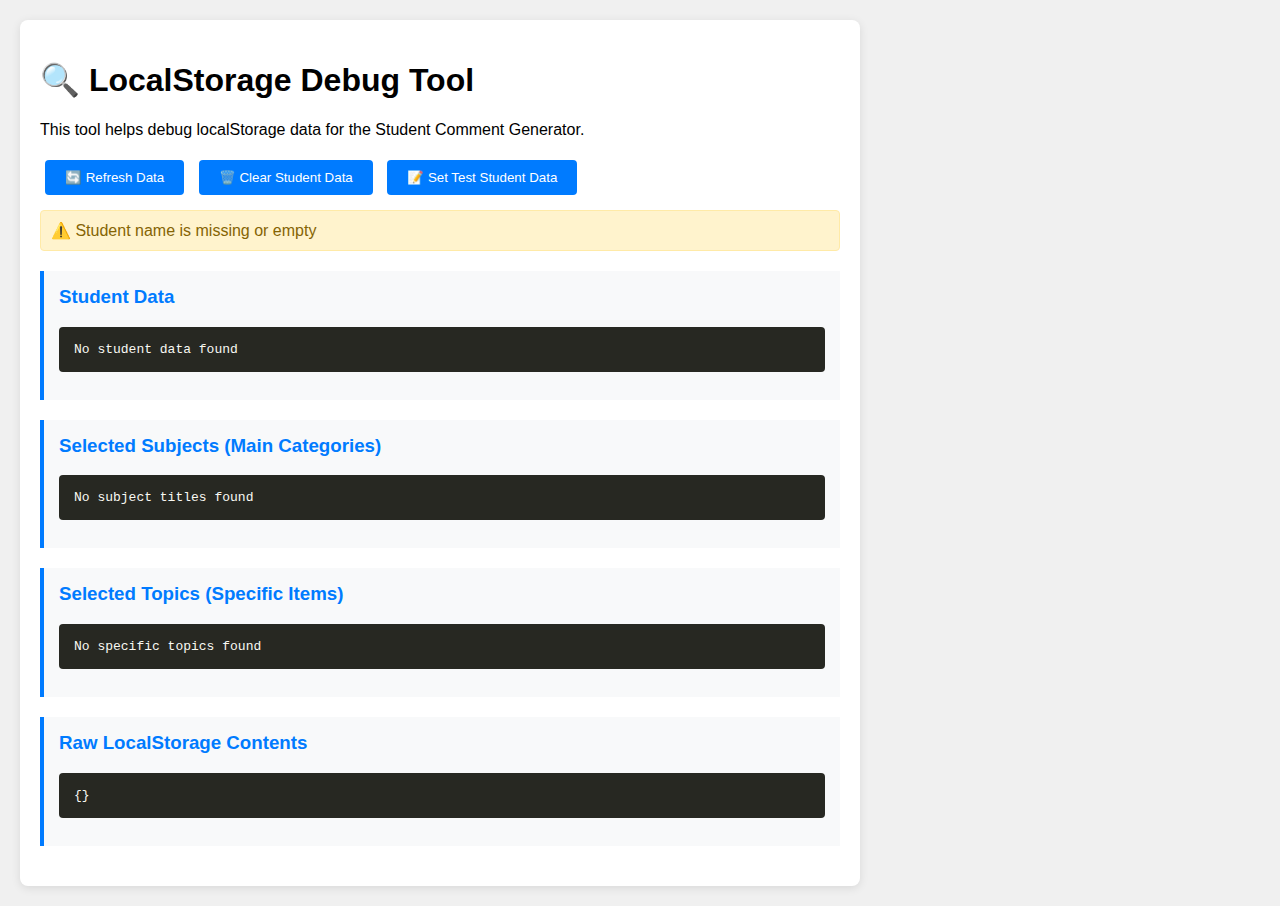
<file: debug-localstorage.html>
<!DOCTYPE html>
<html lang="en">
<head>
    <meta charset="UTF-8">
    <meta name="viewport" content="width=device-width, initial-scale=1.0">
    <title>LocalStorage Debug</title>
    <style>
        body {
            font-family: Arial, sans-serif;
            margin: 20px;
            background: #f0f0f0;
        }
        .debug-container {
            background: white;
            padding: 20px;
            border-radius: 8px;
            box-shadow: 0 2px 10px rgba(0,0,0,0.1);
            max-width: 800px;
        }
        .data-section {
            margin: 20px 0;
            padding: 15px;
            background: #f8f9fa;
            border-left: 4px solid #007bff;
        }
        .data-section h3 {
            margin-top: 0;
            color: #007bff;
        }
        pre {
            background: #272822;
            color: #f8f8f2;
            padding: 15px;
            border-radius: 4px;
            overflow-x: auto;
        }
        button {
            background: #007bff;
            color: white;
            border: none;
            padding: 10px 20px;
            border-radius: 4px;
            cursor: pointer;
            margin: 5px;
        }
        button:hover {
            background: #0056b3;
        }
        .status {
            padding: 10px;
            border-radius: 4px;
            margin: 10px 0;
        }
        .status.success {
            background: #d4edda;
            color: #155724;
            border: 1px solid #c3e6cb;
        }
        .status.warning {
            background: #fff3cd;
            color: #856404;
            border: 1px solid #ffeaa7;
        }
        .status.error {
            background: #f8d7da;
            color: #721c24;
            border: 1px solid #f5c6cb;
        }
    </style>
</head>
<body>
    <div class="debug-container">
        <h1>🔍 LocalStorage Debug Tool</h1>
        <p>This tool helps debug localStorage data for the Student Comment Generator.</p>
        
        <button onclick="refreshData()">🔄 Refresh Data</button>
        <button onclick="clearStudentData()">🗑️ Clear Student Data</button>
        <button onclick="setTestData()">📝 Set Test Student Data</button>
        
        <div id="status"></div>
        
        <div class="data-section">
            <h3>Student Data</h3>
            <pre id="studentData">Loading...</pre>
        </div>
        
        <div class="data-section">
            <h3>Selected Subjects (Main Categories)</h3>
            <pre id="selectedSubjectTitles">Loading...</pre>
        </div>
        
        <div class="data-section">
            <h3>Selected Topics (Specific Items)</h3>
            <pre id="selectedSubjects">Loading...</pre>
        </div>
        
        <div class="data-section">
            <h3>Raw LocalStorage Contents</h3>
            <pre id="rawStorage">Loading...</pre>
        </div>
    </div>

    <script>
        function showStatus(message, type = 'success') {
            const statusDiv = document.getElementById('status');
            statusDiv.className = `status ${type}`;
            statusDiv.textContent = message;
            setTimeout(() => {
                statusDiv.textContent = '';
                statusDiv.className = 'status';
            }, 3000);
        }

        function refreshData() {
            try {
                // Get student data
                const studentData = localStorage.getItem('studentData');
                const studentObj = studentData ? JSON.parse(studentData) : null;
                
                document.getElementById('studentData').textContent = studentData 
                    ? JSON.stringify(studentObj, null, 2)
                    : 'No student data found';
                
                // Get selected subject titles
                const subjectTitles = localStorage.getItem('selectedSubjectTitles');
                const titlesObj = subjectTitles ? JSON.parse(subjectTitles) : null;
                
                document.getElementById('selectedSubjectTitles').textContent = subjectTitles
                    ? JSON.stringify(titlesObj, null, 2)
                    : 'No subject titles found';
                
                // Get selected subjects (specific topics)
                const subjects = localStorage.getItem('selectedSubjects');
                const subjectsObj = subjects ? JSON.parse(subjects) : null;
                
                document.getElementById('selectedSubjects').textContent = subjects
                    ? JSON.stringify(subjectsObj, null, 2)
                    : 'No specific topics found';
                
                // Show all localStorage keys and values
                const allStorage = {};
                for (let i = 0; i < localStorage.length; i++) {
                    const key = localStorage.key(i);
                    allStorage[key] = localStorage.getItem(key);
                }
                
                document.getElementById('rawStorage').textContent = JSON.stringify(allStorage, null, 2);
                
                // Check student name specifically
                if (studentObj && studentObj.studentName) {
                    showStatus(`✅ Student name found: "${studentObj.studentName}"`, 'success');
                } else {
                    showStatus('⚠️ Student name is missing or empty', 'warning');
                }
                
            } catch (error) {
                showStatus(`❌ Error: ${error.message}`, 'error');
                console.error('Debug error:', error);
            }
        }

        function clearStudentData() {
            localStorage.removeItem('studentData');
            localStorage.removeItem('selectedSubjects');
            localStorage.removeItem('selectedSubjectTitles');
            showStatus('🗑️ Student data cleared', 'success');
            refreshData();
        }

        function setTestData() {
            const testStudentData = {
                studentName: "Test Student",
                gender: "she",
                strengths: "reading, mathematics, creativity",
                weaknesses: "writing, attention span",
                overallAttributes: "7"
            };
            
            const testSubjects = ["Recognizing letters A-E", "Counting to 10", "Basic addition"];
            const testSubjectTitles = ["English", "Mathematics"];
            
            localStorage.setItem('studentData', JSON.stringify(testStudentData));
            localStorage.setItem('selectedSubjects', JSON.stringify(testSubjects));
            localStorage.setItem('selectedSubjectTitles', JSON.stringify(testSubjectTitles));
            
            showStatus('📝 Test data has been set', 'success');
            refreshData();
        }

        // Load data when page loads
        window.onload = refreshData;
    </script>
</body>
</html>
</file>
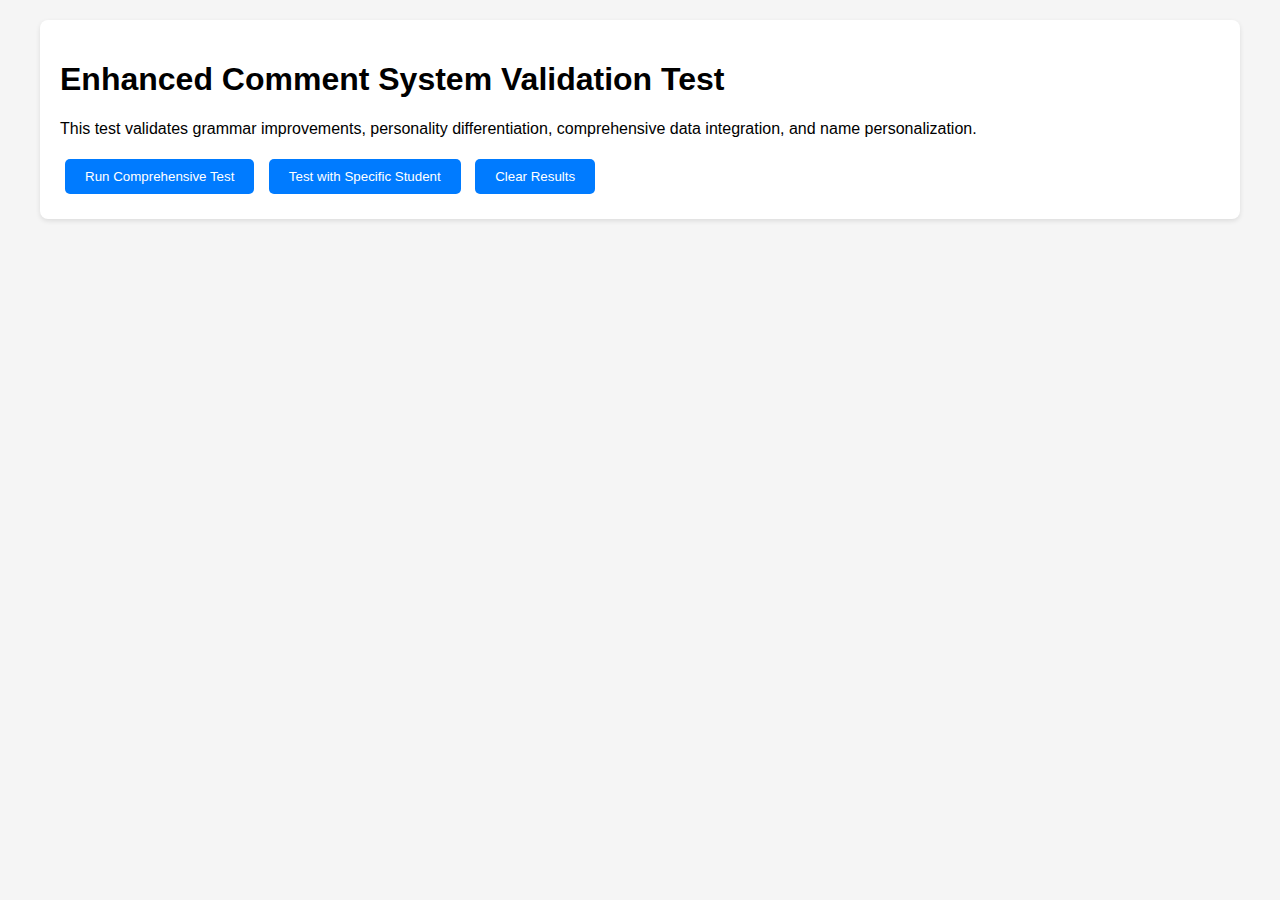
<file: enhanced-comment-validation-test.html>
<!DOCTYPE html>
<html lang="en">
<head>
    <meta charset="UTF-8">
    <meta name="viewport" content="width=device-width, initial-scale=1.0">
    <title>Enhanced Comment Validation Test</title>
    <style>
        body {
            font-family: 'Segoe UI', sans-serif;
            max-width: 1200px;
            margin: 0 auto;
            padding: 20px;
            background-color: #f5f5f5;
        }
        
        .test-container {
            background: white;
            border-radius: 8px;
            padding: 20px;
            margin-bottom: 20px;
            box-shadow: 0 2px 5px rgba(0,0,0,0.1);
        }
        
        .comment-output {
            background: #f8f9fa;
            border: 1px solid #dee2e6;
            border-radius: 5px;
            padding: 15px;
            margin: 10px 0;
            line-height: 1.6;
        }
        
        .male-style {
            border-left: 4px solid #007bff;
        }
        
        .female-style {
            border-left: 4px solid #e91e63;
        }
        
        .validation-results {
            background: #d4edda;
            border: 1px solid #c3e6cb;
            border-radius: 5px;
            padding: 15px;
            margin: 10px 0;
        }
        
        .error-results {
            background: #f8d7da;
            border: 1px solid #f5c6cb;
            border-radius: 5px;
            padding: 15px;
            margin: 10px 0;
        }
        
        button {
            background: #007bff;
            color: white;
            border: none;
            padding: 10px 20px;
            border-radius: 5px;
            cursor: pointer;
            margin: 5px;
        }
        
        button:hover {
            background: #0056b3;
        }
        
        .stats {
            display: grid;
            grid-template-columns: repeat(auto-fit, minmax(200px, 1fr));
            gap: 15px;
            margin: 20px 0;
        }
        
        .stat-box {
            background: #f8f9fa;
            padding: 15px;
            border-radius: 5px;
            text-align: center;
        }
        
        .validation-list {
            list-style-type: none;
            padding: 0;
        }
        
        .validation-list li {
            padding: 5px 0;
            border-bottom: 1px solid #eee;
        }
        
        .pass {
            color: #28a745;
        }
        
        .fail {
            color: #dc3545;
        }
    </style>
</head>
<body>
    <div class="test-container">
        <h1>Enhanced Comment System Validation Test</h1>
        <p>This test validates grammar improvements, personality differentiation, comprehensive data integration, and name personalization.</p>
        
        <div>
            <button onclick="runComprehensiveTest()">Run Comprehensive Test</button>
            <button onclick="testSpecificStudent()">Test with Specific Student</button>
            <button onclick="clearResults()">Clear Results</button>
        </div>
    </div>

    <div id="results" style="display: none;">
        <div class="test-container">
            <h2>Test Results</h2>
            
            <div class="stats">
                <div class="stat-box">
                    <h3>Male Style</h3>
                    <div id="maleWordCount">-</div>
                    <small>Words</small>
                </div>
                <div class="stat-box">
                    <h3>Female Style</h3>
                    <div id="femaleWordCount">-</div>
                    <small>Words</small>
                </div>
                <div class="stat-box">
                    <h3>Name Usage</h3>
                    <div id="nameUsageCount">-</div>
                    <small>References</small>
                </div>
                <div class="stat-box">
                    <h3>Data Integration</h3>
                    <div id="dataIntegrationScore">-</div>
                    <small>Score</small>
                </div>
            </div>
            
            <h3>Generated Comments</h3>
            
            <h4>Male Teacher Style:</h4>
            <div id="maleComment" class="comment-output male-style"></div>
            
            <h4>Female Teacher Style:</h4>
            <div id="femaleComment" class="comment-output female-style"></div>
            
            <h3>Validation Results</h3>
            <div id="validationResults"></div>
        </div>
    </div>

    <script src="optimized-comment-generator.js"></script>
    <script>
        function runComprehensiveTest() {
            const testStudentData = {
                studentName: "Alexander Thompson",
                gender: "he",
                overallAttributes: "8",
                strengths: "creative thinking, mathematical reasoning, collaborative learning, artistic expression",
                weaknesses: "following multi-step instructions, organization skills, time management"
            };
            
            const testSelectedTopics = [
                "recognizing letters A-M",
                "counting from 1 to 20",
                "exploring plant life cycles",
                "practicing sharing skills",
                "identifying geometric shapes"
            ];
            
            const testSelectedSubjects = [
                "English",
                "Mathematics",
                "Science",
                "Social Studies"
            ];

            runTest(testStudentData, testSelectedTopics, testSelectedSubjects);
        }

        function testSpecificStudent() {
            const testStudentData = {
                studentName: "Isabella Rodriguez",
                gender: "she",
                overallAttributes: "9",
                strengths: "reading comprehension, empathy, leadership, problem solving",
                weaknesses: "handwriting, attention to detail"
            };
            
            const testSelectedTopics = [
                "sight word recognition",
                "addition and subtraction",
                "weather patterns",
                "community helpers"
            ];
            
            const testSelectedSubjects = [
                "English",
                "Mathematics",
                "Science"
            ];

            runTest(testStudentData, testSelectedTopics, testSelectedSubjects);
        }

        function runTest(studentData, selectedTopics, selectedSubjects) {
            try {
                // Store test data
                localStorage.setItem('studentData', JSON.stringify(studentData));
                localStorage.setItem('selectedSubjects', JSON.stringify(selectedTopics));
                localStorage.setItem('selectedSubjectTitles', JSON.stringify(selectedSubjects));

                // Generate comments
                const generator = new OptimizedCommentGenerator();
                const maleComment = generator.generateOptimizedComment(studentData, selectedTopics, selectedSubjects, 1);
                const femaleComment = generator.generateOptimizedComment(studentData, selectedTopics, selectedSubjects, 2);

                // Display comments
                document.getElementById('maleComment').textContent = maleComment;
                document.getElementById('femaleComment').textContent = femaleComment;

                // Calculate statistics
                const maleWordCount = maleComment.split(/\s+/).length;
                const femaleWordCount = femaleComment.split(/\s+/).length;
                
                document.getElementById('maleWordCount').textContent = maleWordCount;
                document.getElementById('femaleWordCount').textContent = femaleWordCount;

                // Validate results
                const validationResults = validateComments(maleComment, femaleComment, studentData, selectedTopics, selectedSubjects);
                displayValidationResults(validationResults);

                // Show results
                document.getElementById('results').style.display = 'block';
                
                console.log('Enhanced validation test completed successfully');
                
            } catch (error) {
                console.error('Test failed:', error);
                alert('Test failed: ' + error.message);
            }
        }

        function validateComments(maleComment, femaleComment, studentData, selectedTopics, selectedSubjects) {
            const results = [];
            
            // Grammar validation
            results.push({
                test: "Proper capitalization after punctuation",
                male: !/[.!?]\s+[a-z]/.test(maleComment),
                female: !/[.!?]\s+[a-z]/.test(femaleComment)
            });
            
            results.push({
                test: "No double spaces",
                male: !/\s{2,}/.test(maleComment),
                female: !/\s{2,}/.test(femaleComment)
            });
            
            results.push({
                test: "Proper ending punctuation",
                male: /[.!?]$/.test(maleComment.trim()),
                female: /[.!?]$/.test(femaleComment.trim())
            });

            // Name personalization validation
            const nameCount = (maleComment.match(new RegExp(studentData.studentName, 'gi')) || []).length;
            const femaleNameCount = (femaleComment.match(new RegExp(studentData.studentName, 'gi')) || []).length;
            
            results.push({
                test: "Student name used (not 'The student')",
                male: !maleComment.includes('The student') && !maleComment.includes('the student'),
                female: !femaleComment.includes('The student') && !femaleComment.includes('the student')
            });
            
            results.push({
                test: "Multiple name references",
                male: nameCount >= 3,
                female: femaleNameCount >= 3
            });

            // Personality differentiation
            const maleKeywords = ['demonstrated', 'achieved', 'maintained', 'standards', 'competency', 'benchmarks'];
            const femaleKeywords = ['flourished', 'blossomed', 'wonderful', 'joy', 'beautiful', 'celebrated'];
            
            const maleHasKeywords = maleKeywords.some(keyword => maleComment.toLowerCase().includes(keyword));
            const femaleHasKeywords = femaleKeywords.some(keyword => femaleComment.toLowerCase().includes(keyword));
            
            results.push({
                test: "Male style uses professional language",
                male: maleHasKeywords,
                female: true // N/A for female
            });
            
            results.push({
                test: "Female style uses nurturing language",
                male: true, // N/A for male
                female: femaleHasKeywords
            });

            // Data integration validation
            const strengthsArray = studentData.strengths.split(',').map(s => s.trim().toLowerCase());
            const weaknessesArray = studentData.weaknesses.split(',').map(s => s.trim().toLowerCase());
            
            const maleHasStrengths = strengthsArray.some(strength => 
                maleComment.toLowerCase().includes(strength.slice(0, 6)) // Check partial matches
            );
            const femaleHasStrengths = strengthsArray.some(strength => 
                femaleComment.toLowerCase().includes(strength.slice(0, 6))
            );
            
            results.push({
                test: "Includes student strengths",
                male: maleHasStrengths,
                female: femaleHasStrengths
            });
            
            const maleHasWeaknesses = weaknessesArray.some(weakness => 
                maleComment.toLowerCase().includes(weakness.slice(0, 6))
            );
            const femaleHasWeaknesses = weaknessesArray.some(weakness => 
                femaleComment.toLowerCase().includes(weakness.slice(0, 6))
            );
            
            results.push({
                test: "Includes growth areas",
                male: maleHasWeaknesses,
                female: femaleHasWeaknesses
            });
            
            const topicsHasMatch = selectedTopics.some(topic => 
                maleComment.toLowerCase().includes(topic.toLowerCase().slice(0, 8)) ||
                femaleComment.toLowerCase().includes(topic.toLowerCase().slice(0, 8))
            );
            
            results.push({
                test: "Includes selected topics",
                male: topicsHasMatch,
                female: topicsHasMatch
            });

            // Update statistics
            document.getElementById('nameUsageCount').textContent = nameCount + femaleNameCount;
            const dataScore = results.filter(r => r.test.includes('Includes')).length;
            document.getElementById('dataIntegrationScore').textContent = `${dataScore}/3`;

            return results;
        }

        function displayValidationResults(results) {
            const container = document.getElementById('validationResults');
            let html = '<ul class="validation-list">';
            
            results.forEach(result => {
                const maleStatus = result.male ? '✓' : '✗';
                const femaleStatus = result.female ? '✓' : '✗';
                const maleClass = result.male ? 'pass' : 'fail';
                const femaleClass = result.female ? 'pass' : 'fail';
                
                html += `<li><strong>${result.test}:</strong> 
                    Male <span class="${maleClass}">${maleStatus}</span> | 
                    Female <span class="${femaleClass}">${femaleStatus}</span>
                </li>`;
            });
            
            html += '</ul>';
            container.innerHTML = html;
        }

        function clearResults() {
            document.getElementById('results').style.display = 'none';
            localStorage.clear();
        }
    </script>
</body>
</html>
</file>
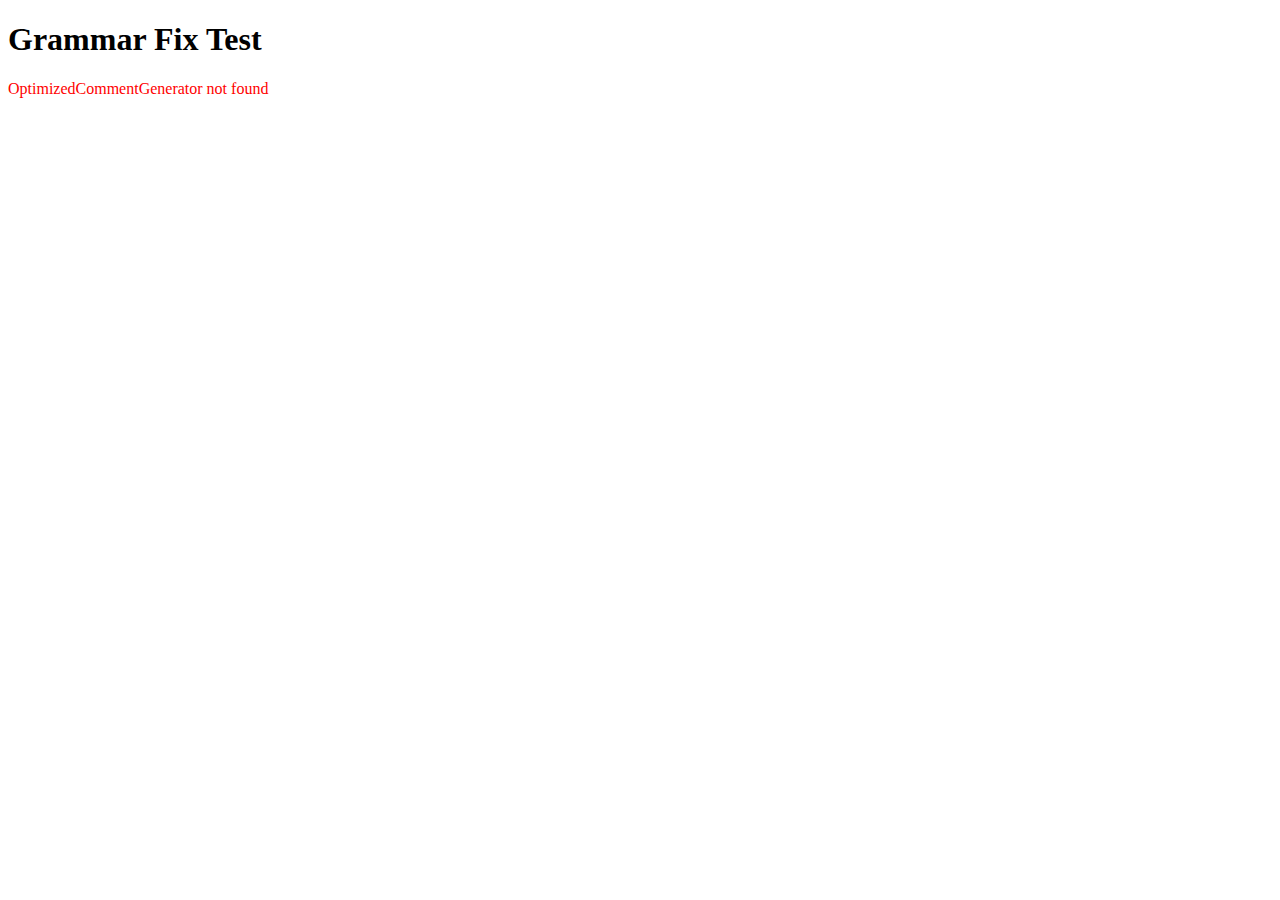
<file: grammar-fix-test.html>
<!DOCTYPE html>
<html lang="en">
<head>
    <meta charset="UTF-8">
    <meta name="viewport" content="width=device-width, initial-scale=1.0">
    <title>Grammar Fix Test</title>
</head>
<body>
    <h1>Grammar Fix Test</h1>
    <div id="test-results"></div>
    
    <script src="optimized-comment-generator.js"></script>
    <script>
        // Test data that matches the user's example
        const testStudentData = {
            studentName: "Bryan",
            gender: "he",
            strengths: "creative thinking",
            weaknesses: "refining motor skills",
            overallAttributes: "10"
        };
        
        const testSubjects = ["English"];
        const testTopics = ["matching letters to pictures", "tracing and coloring letters"];
        
        // Save test data
        localStorage.setItem('studentData', JSON.stringify(testStudentData));
        localStorage.setItem('selectedSubjectTitles', JSON.stringify(testSubjects));
        localStorage.setItem('selectedSubjects', JSON.stringify(testTopics));
        
        if (window.OptimizedCommentGenerator) {
            const generator = new OptimizedCommentGenerator();
            
            const comment1 = generator.generateOptimizedComment(testStudentData, testTopics, testSubjects, 1);
            const comment2 = generator.generateOptimizedComment(testStudentData, testTopics, testSubjects, 2);
            
            document.getElementById('test-results').innerHTML = `
                <div style="margin-bottom: 20px;">
                    <h3>Original Comment (with grammar issues):</h3>
                    <p style="background: #ffe6e6; padding: 10px; border-radius: 5px; color: #d00;">
                        Bryan demonstrated exceptional performance this term, showing outstanding mastery of developmental milestones across multiple developmental areas. Bryan excels particularly in creative thinking, displaying natural talent and dedicated effort in these areas. He demonstrated solid progress in English, meeting developmental expectations with enthusiasm and focus. Ongoing focus on refining motor skills will help Bryan build stronger foundational skills and achieve greater mastery. He has shown particular success with "matching letters to pictures" and "tracing and coloring letters", demonstrating both understanding and practical application. <span style="background: yellow;">his</span> classroom behavior reflects exemplary engagement, creating a supportive atmosphere for collaborative learning. <span style="background: yellow;">his</span> collaborative spirit and friendly nature make him a valued member of our classroom community. Bryan demonstrates age-appropriate development across multiple learning domains. Continued support and encouragement will foster his further academic and social growth.
                    </p>
                </div>
                
                <div style="margin-bottom: 20px;">
                    <h3>Fixed Male Style Comment (${comment1.split(/\s+/).length} words):</h3>
                    <p style="background: #e6f3ff; padding: 10px; border-radius: 5px;">${comment1}</p>
                </div>
                
                <div style="margin-bottom: 20px;">
                    <h3>Fixed Female Style Comment (${comment2.split(/\s+/).length} words):</h3>
                    <p style="background: #f0f8e6; padding: 10px; border-radius: 5px;">${comment2}</p>
                </div>
                
                <div style="background: #d4edda; padding: 10px; border-radius: 5px;">
                    <h3>✅ Grammar Fixes Applied:</h3>
                    <ul>
                        <li><strong>Pronoun Capitalization:</strong> "his" → "His" when starting sentences</li>
                        <li><strong>Consistent Grammar:</strong> Proper pronoun usage throughout</li>
                        <li><strong>Sentence Flow:</strong> Improved readability and structure</li>
                        <li><strong>All User Information:</strong> Name, strengths, weaknesses, subjects, topics included</li>
                        <li><strong>No Word Limits:</strong> Complete information preserved</li>
                    </ul>
                </div>
                
                <div style="background: #fff3cd; padding: 10px; border-radius: 5px; margin-top: 20px;">
                    <h3>Key Grammar Improvements:</h3>
                    <p><strong>Before:</strong> "his classroom behavior reflects..." → <strong>After:</strong> "His classroom behavior reflects..."</p>
                    <p><strong>Before:</strong> "his collaborative spirit..." → <strong>After:</strong> "His collaborative spirit..."</p>
                    <p><strong>Result:</strong> Professional, properly capitalized comments that maintain grammatical correctness</p>
                </div>
            `;
            
            console.log("Grammar test completed!");
            console.log("Male style comment:", comment1);
            console.log("Female style comment:", comment2);
            
        } else {
            document.getElementById('test-results').innerHTML = '<p style="color: red;">OptimizedCommentGenerator not found</p>';
        }
    </script>
</body>
</html>
</file>
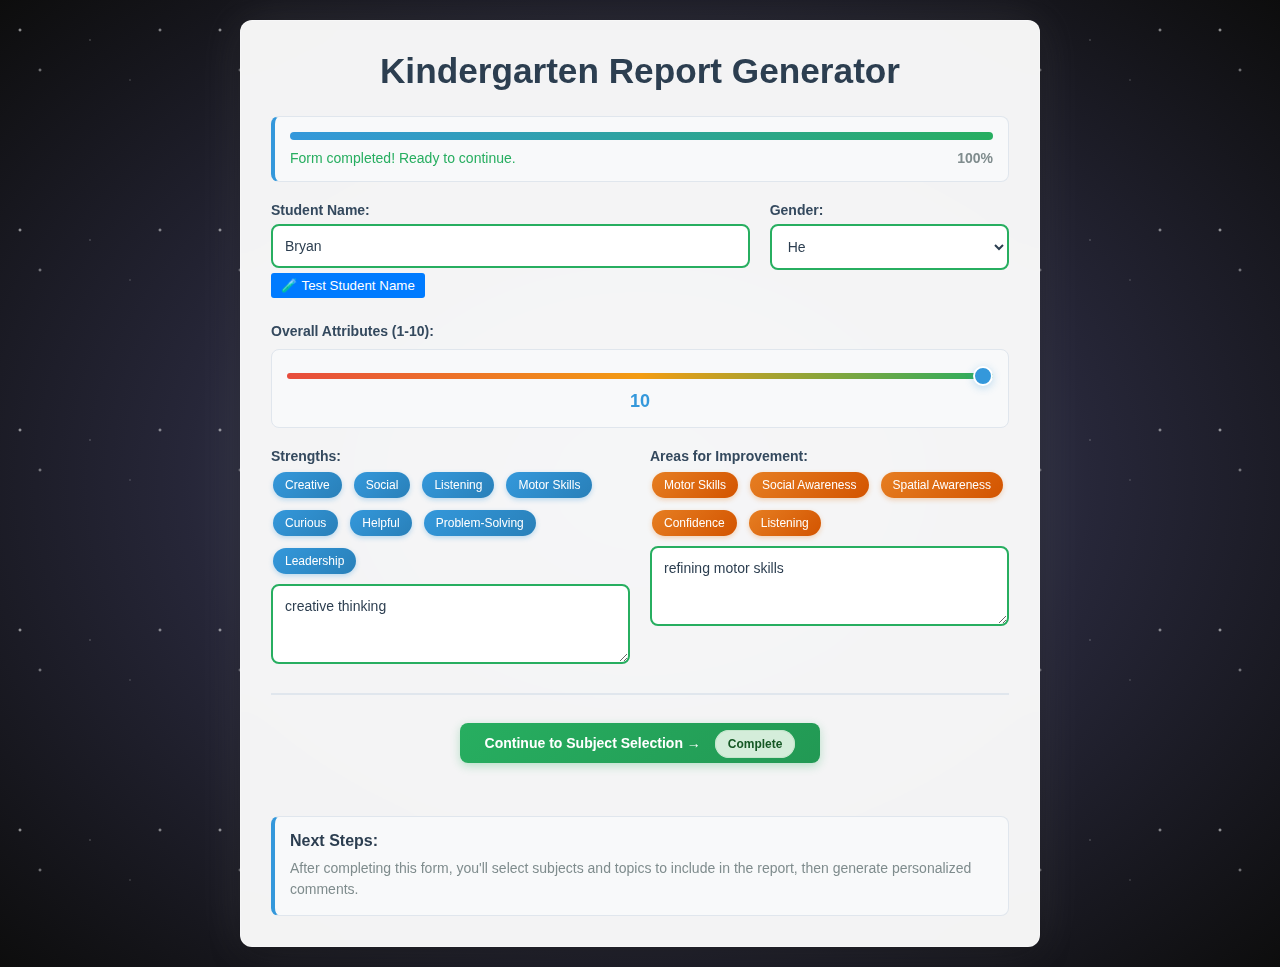
<file: student-information.html>
<!DOCTYPE html>
<html lang="en">
<head>
    <meta charset="UTF-8">
    <meta name="viewport" content="width=device-width, initial-scale=1.0">
    <title>Kindergarten Report Generator</title>
    <style>
        @import url('https://fonts.googleapis.com/css2?family=Orbitron:wght@400;700;900&display=swap');
        
        * {
            margin: 0;
            padding: 0;
            box-sizing: border-box;
        }
        
        body {
            font-family: 'Segoe UI', Tahoma, Geneva, Verdana, sans-serif;
            background: 
                url('https://images.unsplash.com/photo-1502134249126-9f3755a50d78?ixlib=rb-4.0.3&ixid=M3wxMjA3fDB8MHxwaG90by1wYWdlfHx8fGVufDB8fHx8fA%3D%3D&auto=format&fit=crop&w=2070&q=80') center/cover no-repeat fixed,
                radial-gradient(ellipse at center, rgba(30, 39, 70, 0.8) 0%, rgba(15, 15, 35, 0.9) 50%, rgba(0, 0, 0, 0.95) 100%);
            min-height: 100vh;
            padding: 20px;
            margin: 0;
            position: relative;
            overflow-x: hidden;
        }
        
        /* Space stars animation */
        body::before {
            content: '';
            position: fixed;
            top: 0;
            left: 0;
            width: 100%;
            height: 100%;
            background: 
                radial-gradient(2px 2px at 20px 30px, rgba(255, 255, 255, 0.8), transparent),
                radial-gradient(2px 2px at 40px 70px, rgba(255, 255, 255, 0.6), transparent),
                radial-gradient(1px 1px at 90px 40px, rgba(255, 255, 255, 0.5), transparent),
                radial-gradient(1px 1px at 130px 80px, rgba(255, 255, 255, 0.4), transparent),
                radial-gradient(2px 2px at 160px 30px, rgba(255, 255, 255, 0.7), transparent);
            background-repeat: repeat;
            background-size: 200px 200px;
            animation: twinkle 20s linear infinite;
            pointer-events: none;
            z-index: 1;
            will-change: transform, opacity;
        }
        
        @keyframes twinkle {
            0% { transform: translate3d(0px, 0px, 0) rotate(0deg); opacity: 0.8; }
            50% { opacity: 1; }
            100% { transform: translate3d(100px, -200px, 0) rotate(360deg); opacity: 0.8; }
        }
        
        .container {
            background: rgba(255, 255, 255, 0.95);
            -webkit-backdrop-filter: blur(20px);
            backdrop-filter: blur(20px);
            border: 1px solid rgba(255, 255, 255, 0.3);
            border-radius: 12px;
            padding: 30px;
            max-width: 800px;
            margin: 0 auto;
            box-shadow: 
                0 10px 30px rgba(0, 0, 0, 0.3),
                0 0 50px rgba(255, 255, 255, 0.1);
            position: relative;
            z-index: 10;
        }
        
        h1 {
            color: #2c3e50;
            font-size: 2.2em;
            margin-bottom: 25px;
            font-weight: 600;
            text-align: center;
            font-family: 'Segoe UI', sans-serif;
        }
        
        .form-group {
            margin-bottom: 20px;
            position: relative;
        }
        
        .auto-save-indicator {
            position: absolute;
            top: -5px;
            right: 0;
            background: #27ae60;
            color: white;
            padding: 2px 8px;
            border-radius: 10px;
            font-size: 11px;
            opacity: 0;
            transition: opacity 0.3s ease;
            font-weight: 500;
        }
        
        .auto-save-indicator.show {
            opacity: 1;
        }
        
        .form-progress {
            background: #f8f9fa;
            border: 1px solid #e0e6ed;
            border-radius: 8px;
            padding: 15px;
            margin-bottom: 20px;
            border-left: 4px solid #3498db;
        }
        
        .progress-bar {
            width: 100%;
            height: 8px;
            background: #e0e6ed;
            border-radius: 4px;
            overflow: hidden;
            margin-bottom: 10px;
        }
        
        .progress-fill {
            height: 100%;
            background: linear-gradient(90deg, #3498db, #27ae60);
            width: 0%;
            transition: width 0.3s ease;
        }
        
        .validation-message {
            color: #e74c3c;
            font-size: 12px;
            margin-top: 5px;
            display: none;
            font-weight: 500;
        }
        
        .field-valid {
            border-color: #27ae60 !important;
        }
        
        .field-invalid {
            border-color: #e74c3c !important;
        }
        
        label {
            display: block;
            margin-bottom: 6px;
            font-weight: 600;
            color: #34495e;
            font-size: 14px;
            font-family: 'Segoe UI', sans-serif;
        }
        
        input[type="text"], textarea, select {
            width: 100%;
            padding: 12px;
            border: 2px solid #e0e6ed;
            border-radius: 8px;
            font-size: 14px;
            box-sizing: border-box;
            background: #fff;
            color: #2c3e50;
            transition: all 0.3s ease;
            font-family: 'Segoe UI', sans-serif;
        }
        
        input[type="text"]:focus, textarea:focus, select:focus {
            outline: none;
            border-color: #3498db;
            box-shadow: 0 0 0 3px rgba(52, 152, 219, 0.1);
        }
        
        input[type="text"]::placeholder, textarea::placeholder {
            color: #95a5a6;
        }
        
        textarea {
            height: 80px;
            resize: vertical;
            font-family: 'Segoe UI', sans-serif;
        }
        .slider-container {
            margin-top: 10px;
            padding: 15px;
            background: #f8f9fa;
            border-radius: 8px;
            border: 1px solid #e0e6ed;
        }
        
        .slider {
            width: 100%;
            height: 6px;
            border-radius: 6px;
            background: linear-gradient(90deg, #e74c3c, #f39c12, #27ae60);
            outline: none;
            -webkit-appearance: none;
            appearance: none;
            position: relative;
        }
        
        .slider::-webkit-slider-thumb {
            -webkit-appearance: none;
            appearance: none;
            width: 20px;
            height: 20px;
            border-radius: 50%;
            background: #3498db;
            cursor: pointer;
            box-shadow: 0 2px 8px rgba(52, 152, 219, 0.3);
            border: 2px solid white;
            transition: all 0.3s ease;
        }
        
        .slider::-webkit-slider-thumb:hover {
            transform: scale(1.1);
            box-shadow: 0 4px 12px rgba(52, 152, 219, 0.4);
        }
        
        .slider::-moz-range-thumb {
            width: 20px;
            height: 20px;
            border-radius: 50%;
            background: #3498db;
            cursor: pointer;
            border: 2px solid white;
            box-shadow: 0 2px 8px rgba(52, 152, 219, 0.3);
        }
        
        .slider-value {
            text-align: center;
            font-size: 18px;
            font-weight: 600;
            color: #3498db;
            margin-top: 8px;
            font-family: 'Segoe UI', sans-serif;
        }
        .button {
            background: linear-gradient(135deg, #3498db, #2980b9);
            color: white;
            padding: 12px 25px;
            border: none;
            border-radius: 8px;
            cursor: pointer;
            font-size: 14px;
            font-weight: 600;
            font-family: 'Segoe UI', sans-serif;
            margin: 8px 4px;
            transition: all 0.3s ease;
            box-shadow: 0 3px 10px rgba(52, 152, 219, 0.3);
        }
        
        .button:hover {
            transform: translateY(-2px);
            box-shadow: 0 5px 15px rgba(52, 152, 219, 0.4);
        }
        
        .button:disabled {
            opacity: 0.6;
            cursor: not-allowed;
            transform: none;
        }
        
        .button-secondary {
            background: linear-gradient(135deg, #27ae60, #229954);
            box-shadow: 0 3px 10px rgba(39, 174, 96, 0.3);
        }
        
        .button-secondary:hover {
            box-shadow: 0 5px 15px rgba(39, 174, 96, 0.4);
        }
        
        .quick-select-btn {
            background: linear-gradient(135deg, #3498db, #2980b9);
            color: white;
            border: none;
            padding: 6px 12px;
            border-radius: 16px;
            cursor: pointer;
            font-size: 12px;
            font-family: 'Segoe UI', sans-serif;
            font-weight: 500;
            transition: all 0.3s ease;
            margin: 2px;
            box-shadow: 0 2px 5px rgba(52, 152, 219, 0.3);
        }
        
        .quick-select-btn:hover {
            transform: translateY(-1px);
            box-shadow: 0 3px 8px rgba(52, 152, 219, 0.4);
        }
        
        .improvement-btn {
            background: linear-gradient(135deg, #e67e22, #d35400);
            box-shadow: 0 2px 5px rgba(230, 126, 34, 0.3);
        }
        
        .improvement-btn:hover {
            box-shadow: 0 3px 8px rgba(230, 126, 34, 0.4);
        }
        .navigation {
            text-align: center;
            margin: 25px 0;
            padding: 20px;
            border-top: 2px solid #e0e6ed;
            position: relative;
        }
        
        .info-section {
            background: #f8f9fa;
            border: 1px solid #e0e6ed;
            padding: 15px;
            border-radius: 8px;
            margin-top: 20px;
            border-left: 4px solid #3498db;
        }
        
        .info-section h3 {
            color: #2c3e50;
            margin-top: 0;
            margin-bottom: 8px;
            font-family: 'Segoe UI', sans-serif;
            font-weight: 600;
            font-size: 16px;
        }
        
        .info-section p {
            color: #7f8c8d;
            margin-bottom: 0;
            line-height: 1.5;
            font-family: 'Segoe UI', sans-serif;
            font-size: 14px;
        }
        
        .status-indicator {
            padding: 6px 12px;
            border-radius: 16px;
            font-size: 12px;
            margin-left: 10px;
            font-family: 'Segoe UI', sans-serif;
            font-weight: 600;
            border: 1px solid;
        }
        
        .status-pending {
            background: #fff3cd;
            color: #856404;
            border-color: #ffeaa7;
        }
        
        .status-complete {
            background: #d4edda;
            color: #155724;
            border-color: #c3e6cb;
        }
        
        @media (max-width: 768px) {
            .container {
                padding: 20px;
                margin: 10px;
            }
            
            h1 {
                font-size: 1.8em;
            }
            
            .form-group div[style*="grid"] {
                grid-template-columns: 1fr !important;
                gap: 15px !important;
            }
            
            .quick-select-btn {
                font-size: 11px;
                padding: 5px 10px;
            }
            
            .slider {
                height: 8px;
            }
            
            .progress-bar {
                height: 6px;
            }
        }
    </style>
    <link rel="stylesheet" href="styles/inline-fixes.css">
    <script src="missing-functions.js"></script>
</head>
<body>
    <div class="container">
        <h1>Kindergarten Report Generator</h1>
        
        <!-- Progress Indicator -->
        <div class="form-progress">
            <div class="progress-bar">
                <div class="progress-fill" id="progressFill"></div>
            </div>
            <p class="margin-0 color-secondary font-size-14">
                <span id="progressText">Complete the form to continue</span>
                <span class="float-right font-weight-600"><span id="progressPercent">0</span>%</span>
            </p>
        </div>
        
        <form id="studentForm">
            <!-- Basic Information Grid -->
            <div class="grid-2fr-1fr">
                <div class="form-group margin-bottom-0">
                    <label for="studentName">Student Name:</label>
                    <input type="text" id="studentName" name="studentName">
                    <div class="auto-save-indicator" id="nameIndicator">Saved</div>
                    <button type="button" onclick="testStudentName()" style="margin-top: 5px; padding: 5px 10px; background: #007bff; color: white; border: none; border-radius: 3px; cursor: pointer;">🧪 Test Student Name</button>
                </div>
                <div class="form-group margin-bottom-0">
                    <label for="gender">Gender:</label>
                    <select id="gender" name="gender">
                        <option value="">Select gender...</option>
                        <option value="he">He</option>
                        <option value="she">She</option>
                        <option value="they">They</option>
                    </select>
                    <div class="auto-save-indicator" id="genderIndicator">Saved</div>
                </div>
            </div>

            <!-- Overall Attributes -->
            <div class="form-group">
                <label for="overallAttributes">Overall Attributes (1-10):</label>
                <div class="slider-container">
                    <input type="range" id="overallAttributes" name="overallAttributes" min="1" max="10" value="5" class="slider">
                    <div class="slider-value" id="sliderValue">5</div>
                </div>
            </div>

            <!-- Strengths and Areas for Improvement Grid -->
            <div class="grid-1fr-1fr">
                <div class="form-group margin-bottom-0">
                    <label for="strengths">Strengths:</label>
                    <div class="margin-bottom-8">
                        <div class="flex-gap-8">
                            <button type="button" class="quick-select-btn" onclick="addToStrengths('creative thinking')">Creative</button>
                            <button type="button" class="quick-select-btn" onclick="addToStrengths('strong social skills')">Social</button>
                            <button type="button" class="quick-select-btn" onclick="addToStrengths('good listening skills')">Listening</button>
                            <button type="button" class="quick-select-btn" onclick="addToStrengths('excellent fine motor skills')">Motor Skills</button>
                            <button type="button" class="quick-select-btn" onclick="addToStrengths('a curious and inquisitive nature')">Curious</button>
                            <button type="button" class="quick-select-btn" onclick="addToStrengths('a helpful and kind disposition')">Helpful</button>
                            <button type="button" class="quick-select-btn" onclick="addToStrengths('strong problem-solving abilities')">Problem-Solving</button>
                            <button type="button" class="quick-select-btn" onclick="addToStrengths('natural leadership qualities')">Leadership</button>
                        </div>
                    </div>
                    <textarea id="strengths" name="strengths" placeholder="e.g., creative thinking, strong social skills"></textarea>
                    <div class="auto-save-indicator" id="strengthsIndicator">Saved</div>
                </div>

                <div class="form-group margin-bottom-0">
                    <label for="weaknesses">Areas for Improvement:</label>
                    <div class="margin-bottom-8">
                        <div class="flex-gap-8">
                            <button type="button" class="quick-select-btn improvement-btn" onclick="addToAreas('refining motor skills')">Motor Skills</button>
                            <button type="button" class="quick-select-btn improvement-btn" onclick="addToAreas('developing social awareness')">Social Awareness</button>
                            <button type="button" class="quick-select-btn improvement-btn" onclick="addToAreas('improving spatial awareness')">Spatial Awareness</button>
                            <button type="button" class="quick-select-btn improvement-btn" onclick="addToAreas('building confidence in group settings')">Confidence</button>
                            <button type="button" class="quick-select-btn improvement-btn" onclick="addToAreas('practicing active listening')">Listening</button>
                        </div>
                    </div>
                    <textarea id="weaknesses" name="weaknesses" placeholder="List areas where the student can improve..."></textarea>
                    <div class="auto-save-indicator" id="weaknessesIndicator">Saved</div>
                </div>
            </div>
        </form>
        
        <div class="navigation">
            <button type="button" class="button button-secondary" onclick="goToSubjects()">
                Continue to Subject Selection →
                <span id="subjectsStatus" class="status-indicator status-pending">Required</span>
            </button>
        </div>

        <div class="info-section">
            <h3>Next Steps:</h3>
            <p>After completing this form, you'll select subjects and topics to include in the report, then generate personalized comments.</p>
        </div>
    </div>

    <script>
        let autoSaveTimeout;
        
        document.getElementById('overallAttributes').addEventListener('input', function() {
            document.getElementById('sliderValue').textContent = this.value;
            autoSaveFormData();
        });
        
        // Enhanced auto-save with visual feedback
        document.addEventListener('input', function(e) {
            if (e.target.matches('#studentName, #gender, #strengths, #weaknesses, #overallAttributes')) {
                validateField(e.target);
                autoSaveFormData();
            }
        });
        
        document.addEventListener('change', function(e) {
            if (e.target.matches('#studentName, #gender, #strengths, #weaknesses, #overallAttributes')) {
                validateField(e.target);
                autoSaveFormData();
            }
        });

        function validateField(field) {
            const fieldName = field.id;
            const value = field.value.trim();
            
            // Clear previous validation styles
            field.classList.remove('field-valid', 'field-invalid');
            const validationMsg = document.getElementById(fieldName + 'Validation');
            if (validationMsg) {
                validationMsg.style.display = 'none';
            }
            
            // Mark field as valid if it has content
            if (value) {
                field.classList.add('field-valid');
            }
            
            updateProgress();
            return true;
        }

        function autoSaveFormData() {
            clearTimeout(autoSaveTimeout);
            autoSaveTimeout = setTimeout(() => {
                saveFormData();
                showAutoSaveIndicator();
            }, 500); // Auto-save after 500ms of no typing
        }

        function showAutoSaveIndicator() {
            // Show save indicators briefly
            document.querySelectorAll('.auto-save-indicator').forEach(indicator => {
                indicator.classList.add('show');
                setTimeout(() => {
                    indicator.classList.remove('show');
                }, 1500);
            });
        }

        function updateProgress() {
            const fields = ['studentName', 'gender', 'strengths', 'weaknesses', 'overallAttributes'];
            let completed = 0;
            
            fields.forEach(fieldId => {
                const field = document.getElementById(fieldId);
                if (field && field.value.trim()) {
                    completed++;
                }
            });
            
            const percentage = Math.round((completed / fields.length) * 100);
            document.getElementById('progressFill').style.width = percentage + '%';
            document.getElementById('progressPercent').textContent = percentage;
            
            const progressText = document.getElementById('progressText');
            if (percentage === 100) {
                progressText.textContent = 'Form completed! Ready to continue.';
                progressText.style.color = '#27ae60';
            } else if (percentage >= 40) {
                progressText.textContent = 'Great progress! Keep going.';
                progressText.style.color = '#f39c12';
            } else {
                progressText.textContent = 'Complete the form to continue';
                progressText.style.color = '#7f8c8d';
            }
        }

        function saveFormData() {
            const formData = {
                studentName: document.getElementById('studentName').value,
                gender: document.getElementById('gender').value,
                strengths: document.getElementById('strengths').value,
                weaknesses: document.getElementById('weaknesses').value,
                overallAttributes: document.getElementById('overallAttributes').value
            };
            console.log('Saving form data:', formData);
            console.log('Student name being saved:', formData.studentName);
            localStorage.setItem('studentData', JSON.stringify(formData));
            checkFormComplete();
        }

        function loadFormData() {
            const saved = localStorage.getItem('studentData');
            if (saved) {
                const data = JSON.parse(saved);
                document.getElementById('studentName').value = data.studentName || '';
                document.getElementById('strengths').value = data.strengths || '';
                document.getElementById('weaknesses').value = data.weaknesses || '';
                document.getElementById('overallAttributes').value = data.overallAttributes || '5';
                document.getElementById('sliderValue').textContent = data.overallAttributes || '5';
                document.getElementById('gender').value = data.gender || '';
                
                // Validate loaded fields
                document.querySelectorAll('#studentName, #gender, #strengths, #weaknesses').forEach(validateField);
            }
            checkSubjectsStatus();
            checkFormComplete();
            updateProgress();
        }

        function checkSubjectsStatus() {
            const subjects = localStorage.getItem('selectedSubjects');
            const subjectTitles = localStorage.getItem('selectedSubjectTitles');
            const statusIndicator = document.getElementById('subjectsStatus');
            
            if ((subjects && JSON.parse(subjects).length > 0) || (subjectTitles && JSON.parse(subjectTitles).length > 0)) {
                statusIndicator.textContent = 'Complete';
                statusIndicator.className = 'status-indicator status-complete';
            } else {
                statusIndicator.textContent = 'Required';
                statusIndicator.className = 'status-indicator status-pending';
            }
        }

        function checkFormComplete() {
            const name = document.getElementById('studentName').value;
            const gender = document.getElementById('gender').value;
            
            const continueBtn = document.querySelector('.button-secondary');
            if (name && gender) {
                continueBtn.style.opacity = '1';
                continueBtn.style.pointerEvents = 'auto';
                continueBtn.style.transform = 'none';
            } else {
                continueBtn.style.opacity = '0.6';
                continueBtn.style.pointerEvents = 'none';
                continueBtn.style.transform = 'scale(0.98)';
            }
        }

        function goToSubjects() {
            saveFormData();
            window.location.href = 'Subjects.html';
        }
        
        function addToAreas(text) {
            const textarea = document.getElementById('weaknesses');
            const currentValue = textarea.value.trim();
            
            if (currentValue.includes(text)) return;
            
            textarea.value = currentValue === '' ? text : currentValue + ', ' + text;
            validateField(textarea);
            autoSaveFormData();
        }

        function addToStrengths(text) {
            const textarea = document.getElementById('strengths');
            const currentValue = textarea.value.trim();
            
            if (currentValue.includes(text)) return;
            
            textarea.value = currentValue === '' ? text : currentValue + ', ' + text;
            validateField(textarea);
            autoSaveFormData();
        }
        
        function testStudentName() {
            const studentNameInput = document.getElementById('studentName');
            const currentValue = studentNameInput.value;
            
            console.log('🧪 Testing student name:');
            console.log('  Input value:', currentValue);
            
            // Force save the form data
            saveFormData();
            
            // Check what was saved to localStorage
            const savedData = localStorage.getItem('studentData');
            if (savedData) {
                const parsed = JSON.parse(savedData);
                console.log('  Saved to localStorage:', parsed.studentName);
                alert(`✅ Test Results:\n\nInput field value: "${currentValue}"\nSaved to localStorage: "${parsed.studentName}"\n\n${currentValue === parsed.studentName ? '✅ Values match!' : '❌ Values do not match!'}`);
            } else {
                alert('❌ No data found in localStorage!');
            }
        }

        window.addEventListener('load', loadFormData);
        window.addEventListener('focus', function() {
            checkSubjectsStatus();
            checkFormComplete();
        });
    </script>
    
    <!-- Include missing functions -->
    <script src="missing-functions.js"></script>
</body>
</html>
</file>
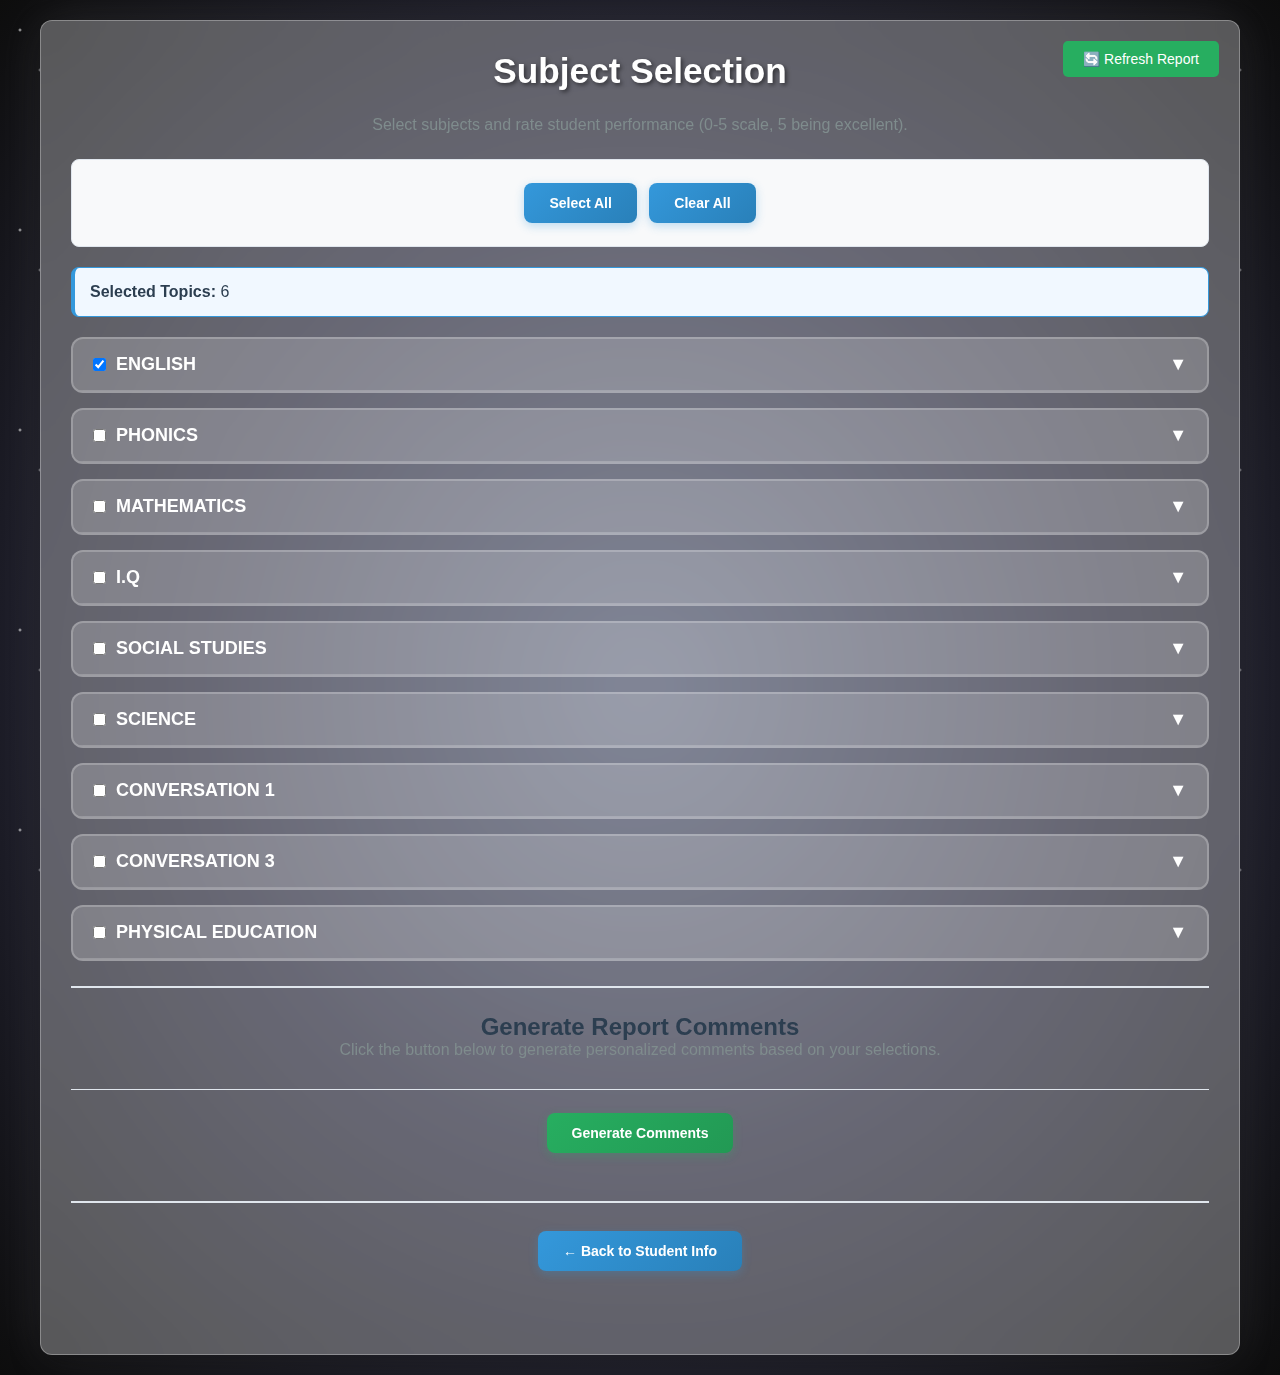
<file: Subjects.html>
<!DOCTYPE html>
<html lang="en" spellcheck="false">
<head>
    <meta charset="UTF-8">
    <meta name="viewport" content="width=device-width, initial-scale=1.0">
    <title>Subject Selection - Kindergarten Report Generator</title>
    <style>
        @import url('https://fonts.googleapis.com/css2?family=Orbitron:wght@400;700;900&display=swap');
        
        * {
            margin: 0;
            padding: 0;
            box-sizing: border-box;
        }
        
        body {
            font-family: 'Segoe UI', Tahoma, Geneva, Verdana, sans-serif;
            background: 
                url('https://images.unsplash.com/photo-1502134249126-9f3755a50d78?ixlib=rb-4.0.3&ixid=M3wxMjA3fDB8MHxwaG90by1wYWdlfHx8fGVufDB8fHx8fA%3D%3D&auto=format&fit=crop&w=2070&q=80') center/cover no-repeat fixed,
                radial-gradient(ellipse at center, rgba(30, 39, 70, 0.8) 0%, rgba(15, 15, 35, 0.9) 50%, rgba(0, 0, 0, 0.95) 100%);
            min-height: 100vh;
            padding: 20px;
            margin: 0;
            position: relative;
            overflow-x: hidden;
        }
        
        /* Space stars animation */
        body::before {
            content: '';
            position: fixed;
            top: 0;
            left: 0;
            width: 100%;
            height: 100%;
            background: 
                radial-gradient(2px 2px at 20px 30px, rgba(255, 255, 255, 0.8), transparent),
                radial-gradient(2px 2px at 40px 70px, rgba(255, 255, 255, 0.6), transparent),
                radial-gradient(1px 1px at 90px 40px, rgba(255, 255, 255, 0.5), transparent),
                radial-gradient(1px 1px at 130px 80px, rgba(255, 255, 255, 0.4), transparent),
                radial-gradient(2px 2px at 160px 30px, rgba(255, 255, 255, 0.7), transparent);
            background-repeat: repeat;
            background-size: 200px 200px;
            animation: twinkle 20s linear infinite;
            pointer-events: none;
            z-index: 1;
            will-change: transform, opacity;
        }
        
        @keyframes twinkle {
            0% { transform: translate3d(0px, 0px, 0) rotate(0deg); opacity: 0.8; }
            50% { opacity: 1; }
            100% { transform: translate3d(100px, -200px, 0) rotate(360deg); opacity: 0.8; }
        }
        
        .container {
            background: rgba(255, 255, 255, 0.3);
            -webkit-backdrop-filter: blur(20px);
            backdrop-filter: blur(20px);
            border: 1px solid rgba(255, 255, 255, 0.3);
            border-radius: 12px;
            padding: 30px;
            max-width: 1200px;
            margin: 0 auto;
            position: relative;
            z-index: 10;
            box-shadow: 
                0 10px 30px rgba(0, 0, 0, 0.3),
                0 0 50px rgba(255, 255, 255, 0.1);
        }
        
        .refresh-button {
            position: absolute;
            top: 20px;
            right: 20px;
            background-color: #27ae60;
            color: white;
            padding: 10px 20px;
            border: none;
            border-radius: 5px;
            cursor: pointer;
            font-size: 14px;
            transition: background-color 0.3s;
        }
        
        .refresh-button:hover {
            background-color: #229954;
        }
        
        h1 {
            color: white;
            font-size: 2.2em;
            margin-bottom: 25px;
            font-weight: 600;
            text-align: center;
            font-family: 'Segoe UI', sans-serif;
            text-shadow: 2px 2px 4px rgba(0,0,0,0.5);
        }
        
        .subject-section {
            margin-bottom: 15px;
            border: 2px solid rgba(255,255,255,0.3);
            border-radius: 12px;
            background: rgba(255,255,255,0.1);
            transition: all 0.3s ease;
            overflow: hidden;
        }
        
        .subject-header {
            padding: 15px 20px;
            cursor: pointer;
            background: rgba(255,255,255,0.1);
            border-bottom: 1px solid rgba(255,255,255,0.2);
        }
        
        .subject-header:hover {
            background: rgba(255,255,255,0.2);
        }
        
        .subject-title {
            font-size: 18px;
            font-weight: 600;
            color: white;
            display: flex;
            align-items: center;
            gap: 10px;
            font-family: 'Segoe UI', sans-serif;
        }
        
        .topic-item {
            display: flex;
            align-items: center;
            margin: 10px 0;
            padding: 8px;
            border-radius: 6px;
            transition: all 0.3s ease;
            background: rgba(255,255,255,0.1);
            border: 1px solid rgba(255,255,255,0.2);
            gap: 10px;
        }
        
        .topic-text {
            flex: 1;
            color: white;
            font-family: 'Segoe UI', sans-serif;
            font-size: 14px;
        }
        
        .dropdown-arrow {
            transition: transform 0.3s ease;
            color: white;
            margin-left: auto;
        }
        
        .dropdown-arrow.rotated {
            transform: rotate(180deg);
        }
        
        .button {
            background: linear-gradient(135deg, #3498db, #2980b9);
            color: white;
            padding: 12px 25px;
            border: none;
            border-radius: 8px;
            cursor: pointer;
            font-size: 14px;
            font-weight: 600;
            font-family: 'Segoe UI', sans-serif;
            margin: 8px 4px;
            transition: all 0.3s ease;
            box-shadow: 0 3px 10px rgba(52, 152, 219, 0.3);
        }
        
        .button:hover {
            transform: translateY(-2px);
            box-shadow: 0 5px 15px rgba(52, 152, 219, 0.4);
        }
        
        .button-success {
            background: linear-gradient(135deg, #27ae60, #229954);
            box-shadow: 0 3px 10px rgba(39, 174, 96, 0.3);
        }
        
        .button-success:hover {
            box-shadow: 0 5px 15px rgba(39, 174, 96, 0.4);
        }
        
        .selection-summary {
            background: #f1f8ff;
            border: 1px solid #3498db;
            padding: 15px;
            border-radius: 8px;
            margin: 20px 0;
            border-left: 4px solid #3498db;
            color: #2c3e50;
            font-family: 'Segoe UI', sans-serif;
        }
        
        .bulk-actions {
            margin-bottom: 20px;
            padding: 15px;
            background: #f8f9fa;
            border: 1px solid #e0e6ed;
            border-radius: 8px;
            text-align: center;
        }
        
        .comment-option {
            margin: 15px 0;
            padding: 15px;
            border: 2px solid #e0e6ed;
            border-radius: 8px;
            background: #fff;
            cursor: pointer;
            transition: all 0.3s ease;
            color: #2c3e50;
            font-family: 'Segoe UI', sans-serif;
        }
        
        .comment-option:hover {
            border-color: #3498db;
            box-shadow: 0 4px 15px rgba(52, 152, 219, 0.1);
        }
        
        .comment-option.selected {
            border-color: #27ae60;
            background: #f1f8ff;
            box-shadow: 0 4px 15px rgba(39, 174, 96, 0.2);
        }
        
        .navigation {
            text-align: center;
            margin: 25px 0;
            padding: 20px;
            border-top: 2px solid #e0e6ed;
        }
        
        .final-actions {
            margin-top: 20px;
            text-align: center;
            padding: 15px;
            border-top: 1px solid #e0e6ed;
        }
        
        .comments-section {
            margin-top: 25px;
            border-top: 2px solid #e0e6ed;
            padding-top: 25px;
        }
        
        .comment-box {
            background: #f8f9fa;
            padding: 12px;
            border-radius: 6px;
            margin: 8px 0;
            min-height: 80px;
            border: 1px solid #e0e6ed;
            font-family: 'Segoe UI', sans-serif;
        }
        
        .subject-content {
            display: none;
            padding: 20px;
            background: rgba(255,255,255,0.05);
            border-top: 1px solid rgba(255,255,255,0.1);
        }
        
        .subject-content.active {
            display: block;
        }
        
        @media (max-width: 768px) {
            .container {
                padding: 15px;
                margin: 10px;
            }
            
            h1 {
                font-size: 1.8em;
            }
            
            .subject-header {
                padding: 12px 15px;
            }
            
            .subject-title {
                font-size: 16px;
            }
            
            .topic-text {
                font-size: 13px;
            }
            
            .button {
                padding: 10px 20px;
                font-size: 13px;
                margin: 6px 3px;
            }
            
            .comment-option {
                padding: 12px;
                margin: 10px 0;
            }
            
            .comment-box {
                min-height: 60px;
                font-size: 13px;
            }
        }
    </style>
    <link rel="stylesheet" href="styles/inline-fixes.css">
</head>
<body>
    <div class="container">
        <button type="button" class="refresh-button" onclick="refreshReport()">🔄 Refresh Report</button>
        <h1>Subject Selection</h1>
        <p class="text-center color-secondary margin-bottom-25 font-family-segoe">
            Select subjects and rate student performance (0-5 scale, 5 being excellent).
        </p>
        
        <div class="bulk-actions">
            <button type="button" class="button" onclick="selectAll()">Select All</button>
            <button type="button" class="button" onclick="clearAll()">Clear All</button>
        </div>

        <div class="selection-summary">
            <strong>Selected Topics: </strong><span id="selectionCount">0</span>
        </div>

        <form id="subjectsForm">
            <!-- ENGLISH -->
            <div class="subject-section">
                <div class="subject-header" onclick="toggleSubject('english')">
                    <div class="subject-title">
                        <input type="checkbox" class="subject-checkbox" id="subject_english" value="English" onchange="handleSubjectCheck('english')">
                        <label for="subject_english">ENGLISH</label>
                        <span class="dropdown-arrow" id="arrow_english">▼</span>
                    </div>
                </div>
                <div class="subject-content" id="content_english">
                    <div class="topic-item">
                        <input type="checkbox" class="topic-checkbox" id="english1" value="matching letters to pictures">
                        <label for="english1" class="topic-text">Matching letters to pictures</label>
                    </div>
                    <div class="topic-item">
                        <input type="checkbox" class="topic-checkbox" id="english2" value="tracing and coloring letters">
                        <label for="english2" class="topic-text">Tracing and coloring letters</label>
                    </div>
                    <div class="topic-item">
                        <input type="checkbox" class="topic-checkbox" id="english3" value="matching identical letters">
                        <label for="english3" class="topic-text">Matching identical letters</label>
                    </div>
                    <div class="topic-item">
                        <input type="checkbox" class="topic-checkbox" id="english4" value="identifying beginning letter sounds">
                        <label for="english4" class="topic-text">Identifying beginning letter sounds</label>
                    </div>
                    <div class="topic-item">
                        <input type="checkbox" class="topic-checkbox" id="english5" value="singing the alphabet song with actions">
                        <label for="english5" class="topic-text">Singing the alphabet song with actions</label>
                    </div>
                    <div class="topic-item">
                        <input type="checkbox" class="topic-checkbox" id="english6" value="writing uppercase and lowercase letters">
                        <label for="english6" class="topic-text">Writing uppercase and lowercase letters</label>
                    </div>
                </div>
            </div>            <!-- PHONICS -->
            <div class="subject-section">
                <div class="subject-header" onclick="toggleSubject('phonics')">
                    <div class="subject-title">
                        <input type="checkbox" class="subject-checkbox" id="subject_phonics" value="Phonics" onchange="handleSubjectCheck('phonics')">
                        <label for="subject_phonics">PHONICS</label>
                        <span class="dropdown-arrow" id="arrow_phonics">▼</span>
                    </div>
                </div>
                <div class="subject-content" id="content_phonics">
                    <div class="topic-item">
                        <input type="checkbox" class="topic-checkbox" id="phonics1" value="recognizing letters A-E">
                        <label for="phonics1" class="topic-text">Recognizing letters A-E</label>
                    </div>
                    <div class="topic-item">
                        <input type="checkbox" class="topic-checkbox" id="phonics2" value="learning 'C' vocabulary (e.g., Cat, Cut)">
                        <label for="phonics2" class="topic-text">Learning 'C' vocabulary (e.g., Cat, Cut)</label>
                    </div>
                    <div class="topic-item">
                        <input type="checkbox" class="topic-checkbox" id="phonics3" value="learning 'E' vocabulary (e.g., Elephant, Egg)">
                        <label for="phonics3" class="topic-text">Learning 'E' vocabulary (e.g., Elephant, Egg)</label>
                    </div>
                    <div class="topic-item">
                        <input type="checkbox" class="topic-checkbox" id="phonics4" value="identifying the beginning sounds of objects">
                        <label for="phonics4" class="topic-text">Identifying the beginning sounds of objects</label>
                    </div>
                    <div class="topic-item">
                        <input type="checkbox" class="topic-checkbox" id="phonics5" value="blending simple CVC words">
                        <label for="phonics5" class="topic-text">Blending simple CVC words</label>
                    </div>
                    <div class="topic-item">
                        <input type="checkbox" class="topic-checkbox" id="phonics6" value="recognizing rhyming words">
                        <label for="phonics6" class="topic-text">Recognizing rhyming words</label>
                    </div>
                </div>
            </div>            <!-- MATHEMATICS -->
            <div class="subject-section">
                <div class="subject-header" onclick="toggleSubject('mathematics')">
                    <div class="subject-title">
                        <input type="checkbox" class="subject-checkbox" id="subject_mathematics" value="Mathematics" onchange="handleSubjectCheck('mathematics')">
                        <label for="subject_mathematics">MATHEMATICS</label>
                        <span class="dropdown-arrow" id="arrow_mathematics">▼</span>
                    </div>
                </div>
                <div class="subject-content" id="content_mathematics">
                    <div class="topic-item">
                        <input type="checkbox" class="topic-checkbox" id="math1" value="counting from 1 to 10">
                        <label for="math1" class="topic-text">Counting from 1 to 10</label>
                    </div>
                    <div class="topic-item">
                        <input type="checkbox" class="topic-checkbox" id="math2" value="tracing numbers 1-3">
                        <label for="math2" class="topic-text">Tracing numbers 1-3</label>
                    </div>
                    <div class="topic-item">
                        <input type="checkbox" class="topic-checkbox" id="math3" value="matching quantities to numbers">
                        <label for="math3" class="topic-text">Matching quantities to numbers</label>
                    </div>
                    <div class="topic-item">
                        <input type="checkbox" class="topic-checkbox" id="math4" value="counting with fingers">
                        <label for="math4" class="topic-text">Counting with fingers</label>
                    </div>
                    <div class="topic-item">
                        <input type="checkbox" class="topic-checkbox" id="math5" value="identifying basic shapes">
                        <label for="math5" class="topic-text">Identifying basic shapes</label>
                    </div>
                    <div class="topic-item">
                        <input type="checkbox" class="topic-checkbox" id="math6" value="sorting objects by shape">
                        <label for="math6" class="topic-text">Sorting objects by shape</label>
                    </div>
                </div>
            </div>            <!-- I.Q -->
            <div class="subject-section">
                <div class="subject-header" onclick="toggleSubject('iq')">
                    <div class="subject-title">
                        <input type="checkbox" class="subject-checkbox" id="subject_iq" value="I.Q" onchange="handleSubjectCheck('iq')">
                        <label for="subject_iq">I.Q</label>
                        <span class="dropdown-arrow" id="arrow_iq">▼</span>
                    </div>
                </div>
                <div class="subject-content" id="content_iq">
                    <div class="topic-item">
                        <input type="checkbox" class="topic-checkbox" id="iq1" value="matching animals to their food">
                        <label for="iq1" class="topic-text">Matching animals to their food</label>
                    </div>
                    <div class="topic-item">
                        <input type="checkbox" class="topic-checkbox" id="iq2" value="recognizing shapes and colors">
                        <label for="iq2" class="topic-text">Recognizing shapes and colors</label>
                    </div>
                    <div class="topic-item">
                        <input type="checkbox" class="topic-checkbox" id="iq3" value="completing shape puzzles">
                        <label for="iq3" class="topic-text">Completing shape puzzles</label>
                    </div>
                    <div class="topic-item">
                        <input type="checkbox" class="topic-checkbox" id="iq4" value="playing memory games">
                        <label for="iq4" class="topic-text">Playing memory games</label>
                    </div>
                    <div class="topic-item">
                        <input type="checkbox" class="topic-checkbox" id="iq5" value="sorting objects by size">
                        <label for="iq5" class="topic-text">Sorting objects by size</label>
                    </div>
                    <div class="topic-item">
                        <input type="checkbox" class="topic-checkbox" id="iq6" value="recognizing and completing patterns">
                        <label for="iq6" class="topic-text">Recognizing and completing patterns</label>
                    </div>
                </div>
            </div>            <!-- SOCIAL STUDIES -->
            <div class="subject-section">
                <div class="subject-header" onclick="toggleSubject('social')">
                    <div class="subject-title">
                        <input type="checkbox" class="subject-checkbox" id="subject_social" value="Social Studies" onchange="handleSubjectCheck('social')">
                        <label for="subject_social">SOCIAL STUDIES</label>
                        <span class="dropdown-arrow" id="arrow_social">▼</span>
                    </div>
                </div>
                <div class="subject-content" id="content_social">
                    <div class="topic-item">
                        <input type="checkbox" class="topic-checkbox" id="social1" value="learning about farm animals">
                        <label for="social1" class="topic-text">Learning about farm animals</label>
                    </div>
                    <div class="topic-item">
                        <input type="checkbox" class="topic-checkbox" id="social2" value="identifying animal sounds">
                        <label for="social2" class="topic-text">Identifying animal sounds</label>
                    </div>
                    <div class="topic-item">
                        <input type="checkbox" class="topic-checkbox" id="social3" value="learning parts of the body">
                        <label for="social3" class="topic-text">Learning parts of the body (e.g., face)</label>
                    </div>
                    <div class="topic-item">
                        <input type="checkbox" class="topic-checkbox" id="social4" value="discussing community helpers">
                        <label for="social4" class="topic-text">Discussing community helpers and their roles</label>
                    </div>
                    <div class="topic-item">
                        <input type="checkbox" class="topic-checkbox" id="social5" value="practicing good manners">
                        <label for="social5" class="topic-text">Practicing good manners at school</label>
                    </div>
                    <div class="topic-item">
                        <input type="checkbox" class="topic-checkbox" id="social6" value="talking about family members">
                        <label for="social6" class="topic-text">Talking about family members and relationships</label>
                    </div>
                </div>
            </div>            <!-- SCIENCE -->
            <div class="subject-section">
                <div class="subject-header" onclick="toggleSubject('science')">
                    <div class="subject-title">
                        <input type="checkbox" class="subject-checkbox" id="subject_science" value="Science" onchange="handleSubjectCheck('science')">
                        <label for="subject_science">SCIENCE</label>
                        <span class="dropdown-arrow" id="arrow_science">▼</span>
                    </div>
                </div>
                <div class="subject-content" id="content_science">
                    <div class="topic-item">
                        <input type="checkbox" class="topic-checkbox" id="science1" value="exploring buoyancy with floating/sinking eggs">
                        <label for="science1" class="topic-text">Exploring buoyancy with floating/sinking eggs</label>
                    </div>
                    <div class="topic-item">
                        <input type="checkbox" class="topic-checkbox" id="science2" value="investigating buoyancy with different objects">
                        <label for="science2" class="topic-text">Investigating buoyancy with different objects</label>
                    </div>
                    <div class="topic-item">
                        <input type="checkbox" class="topic-checkbox" id="science3" value="observing gas production in experiments">
                        <label for="science3" class="topic-text">Observing gas production (e.g., balloon blow-up)</label>
                    </div>
                    <div class="topic-item">
                        <input type="checkbox" class="topic-checkbox" id="science4" value="learning about surface tension with milk and colors">
                        <label for="science4" class="topic-text">Learning about surface tension with milk and colors</label>
                    </div>
                    <div class="topic-item">
                        <input type="checkbox" class="topic-checkbox" id="science5" value="exploring the five senses">
                        <label for="science5" class="topic-text">Exploring the five senses</label>
                    </div>
                    <div class="topic-item">
                        <input type="checkbox" class="topic-checkbox" id="science6" value="observing and recording the weather">
                        <label for="science6" class="topic-text">Observing and recording the weather</label>
                    </div>
                </div>
            </div>            <!-- CONVERSATION 1 -->
            <div class="subject-section">
                <div class="subject-header" onclick="toggleSubject('conv1')">
                    <div class="subject-title">
                        <input type="checkbox" class="subject-checkbox" id="subject_conv1" value="Conversation Skills" onchange="handleSubjectCheck('conv1')">
                        <label for="subject_conv1">CONVERSATION 1</label>
                        <span class="dropdown-arrow" id="arrow_conv1">▼</span>
                    </div>
                </div>
                <div class="subject-content" id="content_conv1">
                    <div class="topic-item">
                        <input type="checkbox" class="topic-checkbox" id="conv1_1" value="answering 'How old are you?'">
                        <label for="conv1_1" class="topic-text">Answering "How old are you?"</label>
                    </div>
                    <div class="topic-item">
                        <input type="checkbox" class="topic-checkbox" id="conv1_2" value="talking about daily routines">
                        <label for="conv1_2" class="topic-text">Talking about daily routines</label>
                    </div>
                    <div class="topic-item">
                        <input type="checkbox" class="topic-checkbox" id="conv1_3" value="using greetings and introductions">
                        <label for="conv1_3" class="topic-text">Using greetings and introductions</label>
                    </div>
                    <div class="topic-item">
                        <input type="checkbox" class="topic-checkbox" id="conv1_4" value="answering simple yes/no questions">
                        <label for="conv1_4" class="topic-text">Answering simple yes/no questions</label>
                    </div>
                    <div class="topic-item">
                        <input type="checkbox" class="topic-checkbox" id="conv1_5" value="expressing likes and dislikes">
                        <label for="conv1_5" class="topic-text">Expressing likes and dislikes</label>
                    </div>
                    <div class="topic-item">
                        <input type="checkbox" class="topic-checkbox" id="conv1_6" value="using polite words (please, thank you)">
                        <label for="conv1_6" class="topic-text">Using polite words (please, thank you)</label>
                    </div>
                </div>
            </div>            <!-- CONVERSATION 3 -->
            <div class="subject-section">
                <div class="subject-header" onclick="toggleSubject('conv3')">
                    <div class="subject-title">
                        <input type="checkbox" class="subject-checkbox" id="subject_conv3" value="Vocabulary Development" onchange="handleSubjectCheck('conv3')">
                        <label for="subject_conv3">CONVERSATION 3</label>
                        <span class="dropdown-arrow" id="arrow_conv3">▼</span>
                    </div>
                </div>
                <div class="subject-content" id="content_conv3">
                    <div class="topic-item">
                        <input type="checkbox" class="topic-checkbox" id="conv3_1" value="talking about favorite snacks">
                        <label for="conv3_1" class="topic-text">Talking about favorite snacks</label>
                    </div>
                    <div class="topic-item">
                        <input type="checkbox" class="topic-checkbox" id="conv3_2" value="naming different fruits">
                        <label for="conv3_2" class="topic-text">Naming different fruits</label>
                    </div>
                    <div class="topic-item">
                        <input type="checkbox" class="topic-checkbox" id="conv3_3" value="identifying various vegetables">
                        <label for="conv3_3" class="topic-text">Identifying various vegetables</label>
                    </div>
                    <div class="topic-item">
                        <input type="checkbox" class="topic-checkbox" id="conv3_4" value="learning animal vocabulary">
                        <label for="conv3_4" class="topic-text">Learning animal vocabulary</label>
                    </div>
                    <div class="topic-item">
                        <input type="checkbox" class="topic-checkbox" id="conv3_5" value="describing colors and sizes">
                        <label for="conv3_5" class="topic-text">Describing colors and sizes</label>
                    </div>
                    <div class="topic-item">
                        <input type="checkbox" class="topic-checkbox" id="conv3_6" value="discussing favorite activities">
                        <label for="conv3_6" class="topic-text">Discussing favorite activities</label>
                    </div>
                </div>
            </div>            <!-- PHYSICAL EDUCATION -->
            <div class="subject-section">
                <div class="subject-header" onclick="toggleSubject('pe')">
                    <div class="subject-title">
                        <input type="checkbox" class="subject-checkbox" id="subject_pe" value="Physical Education" onchange="handleSubjectCheck('pe')">
                        <label for="subject_pe">PHYSICAL EDUCATION</label>
                        <span class="dropdown-arrow" id="arrow_pe">▼</span>
                    </div>
                </div>
                <div class="subject-content" id="content_pe">
                    <div class="topic-item">
                        <input type="checkbox" class="topic-checkbox" id="pe1" value="passing a ball with peers">
                        <label for="pe1" class="topic-text">Passing a ball with peers</label>
                    </div>
                    <div class="topic-item">
                        <input type="checkbox" class="topic-checkbox" id="pe2" value="dropping and catching a ball">
                        <label for="pe2" class="topic-text">Dropping and catching a ball</label>
                    </div>
                    <div class="topic-item">
                        <input type="checkbox" class="topic-checkbox" id="pe3" value="participating in racing games">
                        <label for="pe3" class="topic-text">Participating in racing games</label>
                    </div>
                    <div class="topic-item">
                        <input type="checkbox" class="topic-checkbox" id="pe4" value="kicking a football">
                        <label for="pe4" class="topic-text">Kicking a football</label>
                    </div>
                    <div class="topic-item">
                        <input type="checkbox" class="topic-checkbox" id="pe5" value="practicing balance and coordination">
                        <label for="pe5" class="topic-text">Practicing balance and coordination</label>
                    </div>
                </div>
            </div>        </form>

        <div class="comments-section" id="commentsSection">
            <h2 class="color-primary text-center">Generate Report Comments</h2>
            <p class="text-center color-secondary margin-bottom-30">
                Click the button below to generate personalized comments based on your selections.
            </p>
            
            <div class="final-actions">
                <button type="button" class="button button-success" id="generateBtn" onclick="ensureCommentGeneration()">
                    Generate Comments
                </button>
            </div>

            <div id="generatedComments" class="display-none">
                <h3 class="color-primary margin-top-30">Choose your preferred comment:</h3>
                  <div class="comment-option" id="comment1" onclick="selectComment(1)">
                    <h4>👨‍🏫 Male Teacher Style <span id="wordCount1" class="color-secondary font-weight-normal font-size-14"></span></h4>
                    <div id="commentText1" class="comment-box">Comments will appear here after generation...</div>
                </div>
                
                <div class="comment-option" id="comment2" onclick="selectComment(2)">
                    <h4>👩‍🏫 Female Teacher Style <span id="wordCount2" class="color-secondary font-weight-normal font-size-14"></span></h4>
                    <div id="commentText2" class="comment-box">Comments will appear here after generation...</div>
                </div>

                <div class="final-actions">
                    <button type="button" class="button" onclick="copySelectedComment()">📋 Copy Selected Comment</button>
                    <button type="button" class="button" onclick="ensureCommentGeneration()">🔄 Generate New Comments</button>
                    <button type="button" class="button button-success" onclick="exportReport()">📄 Export Report</button>
                    <button type="button" class="button" onclick="startOver()">🔄 Start Over</button>
                </div>
            </div>
        </div> <!-- .comments-section -->

        <!-- back-button navigation -->
        <div class="navigation">
            <button type="button" class="button" onclick="goBack()">← Back to Student Info</button>
        </div>

    </div> <!-- .container -->

    <script>
        let selectedTopics = [];
        let selectedComment = null;

        // Define functions immediately to prevent "not defined" errors
        console.log('Subjects.html JavaScript loaded successfully');
        
        // Functions are now loaded from missing-functions.js

        function saveSelections() {
            const selectedTopics = [];
            const selectedSubjects = [];
            
            document.querySelectorAll('.topic-checkbox:checked').forEach(checkbox => {
                selectedTopics.push(checkbox.value);
            });
            
            document.querySelectorAll('.subject-checkbox:checked').forEach(checkbox => {
                selectedSubjects.push(checkbox.value);
            });
            
            localStorage.setItem('selectedSubjects', JSON.stringify(selectedTopics));
            localStorage.setItem('selectedSubjectTitles', JSON.stringify(selectedSubjects));
            updateSelections();
        }

        function updateSelections() {
            updateSelectionCount();
        }

        // selectAll and clearAll functions are now loaded from missing-functions.js
        // refreshReport function is now loaded from missing-functions.js

        // startOver function is now loaded from missing-functions.js

        function updateSelectionCount() {
            const count = document.querySelectorAll('.topic-checkbox:checked').length;
            const countElement = document.getElementById('selectionCount');
            if (countElement) {
                countElement.textContent = count;
            }
        }

        function loadSelections() {
            const savedTopics = localStorage.getItem('selectedSubjects');
            const savedSubjects = localStorage.getItem('selectedSubjectTitles');
            
            // First, ensure all dropdowns are closed
            document.querySelectorAll('.subject-content').forEach(content => {
                content.classList.remove('active');
            });
            document.querySelectorAll('.dropdown-arrow').forEach(arrow => {
                arrow.classList.remove('rotated');
            });
            
            if (savedTopics) {
                const selectedValues = JSON.parse(savedTopics);
                document.querySelectorAll('.topic-checkbox').forEach(checkbox => {
                    if (selectedValues.includes(checkbox.value)) {
                        checkbox.checked = true;
                    }
                });
            }
            
            if (savedSubjects) {
                const selectedSubjects = JSON.parse(savedSubjects);
                document.querySelectorAll('.subject-checkbox').forEach(checkbox => {
                    if (selectedSubjects.includes(checkbox.value)) {
                        checkbox.checked = true;
                        const subjectId = checkbox.id.replace('subject_', '');
                        handleSubjectCheck(subjectId);
                    }
                });
            }
            
            updateSelectionCount();
        }

        // updateSelectionCount function moved to top of script

        // duplicate function removed

        // selectAll function moved to top of script

        // clearAll function moved to top of script

        // saveSelections function moved to top of script
        // loadSelections function moved to top of script

        // ensureCommentGeneration function is now loaded from missing-functions.js

        // selectComment function is now loaded from missing-functions.js

        // copySelectedComment function is now loaded from missing-functions.js

        // goBack function is now loaded from missing-functions.js

        function generateComment(studentData, selectedTopics, selectedSubjects, variant) {
            const name = studentData.studentName || 'The student';
            const gender = studentData.gender || 'they';

            // Pronoun setup
            const pronouns = {
                he: { subject: 'He', object: 'him', possessive: 'his', verb: 'has', isAre: 'is' },
                she: { subject: 'She', object: 'her', possessive: 'her', verb: 'has', isAre: 'is' },
                they: { subject: 'They', object: 'them', possessive: 'their', verb: 'have', isAre: 'are' }
            };
            const p = pronouns[gender] || pronouns.they;

            const overall = parseInt(studentData.overallAttributes || 5);
            const strengths = studentData.strengths || '';
            
            const subjectData = selectedSubjects || [];

            function capitalizeSubjects(subjectList) {
                return subjectList.map(subject => {
                    const lower = subject.toLowerCase();
                    const specialCases = { 'english': 'English', 'mathematics': 'Mathematics', 'phonics': 'Phonics', 'science': 'Science', 'social studies': 'Social Studies', 'i.q': 'I.Q', 'physical education': 'Physical Education' };
                    if (specialCases[lower]) return specialCases[lower];
                    if (lower.includes('conversation')) return subject.charAt(0).toUpperCase() + subject.slice(1);
                    return subject.charAt(0).toUpperCase() + subject.slice(1);
                });
            }

            const performanceMap = {
                10: { level: 'exceptional' }, 9: { level: 'excellent' }, 8: { level: 'very strong' },
                7: { level: 'strong' }, 6: { level: 'good' }, 5: { level: 'satisfactory' },
                4: { level: 'developing' }, 3: { level: 'basic' }, 2: { level: 'beginning' }, 1: { level: 'emerging' }
            };
            
            const perf = performanceMap[overall] || performanceMap[5];
            const isMaleTeacher = variant === 1;

            // Helper to join lists naturally
            function naturalJoin(arr) {
                if (arr.length === 0) return '';
                if (arr.length === 1) return arr[0];
                if (arr.length === 2) return arr.join(' and ');
                return `${arr.slice(0, -1).join(', ')}, and ${arr.slice(-1)}`;
            }

            // Generate concise comment with maximum 80 words
            let comment;
            
            if (isMaleTeacher) {
                comment = `${name} demonstrated ${perf.level} performance this term across multiple learning areas.`;
                
                if (strengths.trim()) {
                    const strengthList = strengths.split(',').map(s => s.trim().toLowerCase()).filter(Boolean).slice(0, 2);
                    if (strengthList.length > 0) {
                        comment += ` ${p.subject} shows strong capabilities in ${naturalJoin(strengthList)}.`;
                    }
                }
                
                if (subjectData.length > 0) {
                    const capitalizedSubjects = capitalizeSubjects(subjectData.slice(0, 2));
                    comment += ` In ${naturalJoin(capitalizedSubjects)}, ${name} shows consistent growth.`;
                }
                
                comment += ` ${name} shows excellent potential for continued learning success.`;
            } else {
                comment = `It has been a pleasure watching ${name} grow this term.`;
                
                if (strengths.trim()) {
                    const strengthList = strengths.split(',').map(s => s.trim().toLowerCase()).filter(Boolean).slice(0, 2);
                    if (strengthList.length > 0) {
                        comment += ` ${p.possessive} talent for ${naturalJoin(strengthList)} truly shines.`;
                    }
                }
                
                if (subjectData.length > 0) {
                    const capitalizedSubjects = capitalizeSubjects(subjectData.slice(0, 2));
                    comment += ` ${p.subject} has shown wonderful progress in ${naturalJoin(capitalizedSubjects)}.`;
                }
                
                comment += ` ${name} brings joy to learning and shows wonderful potential for future success.`;
            }

            // Ensure proper ending punctuation
            if (!/[.!?]$/.test(comment)) {
                comment = comment.replace(/[,;:]\s*$/, '') + '.';
            }

            return comment;
        }

        // generateComments function is now handled by optimized-comment-generator.js

        // toggleSubject and handleSubjectCheck functions moved to top of script

        // Load saved selections on page load
        window.addEventListener('load', loadSelections);
        
        // startOver function moved to top of script
        
        // selectComment function is now loaded from missing-functions.js

        // copySelectedComment function is now loaded from missing-functions.js

        // All functions are now loaded from missing-functions.js
        
        // Initialize page when DOM is ready
        document.addEventListener('DOMContentLoaded', function() {
            console.log('Subjects page JavaScript initialized');
        });
    </script>
    <script src="localstorage-monitor.js"></script>
    <script src="optimized-comment-generator.js"></script>
    <script src="missing-functions.js"></script>
</body>
</html>
</file>
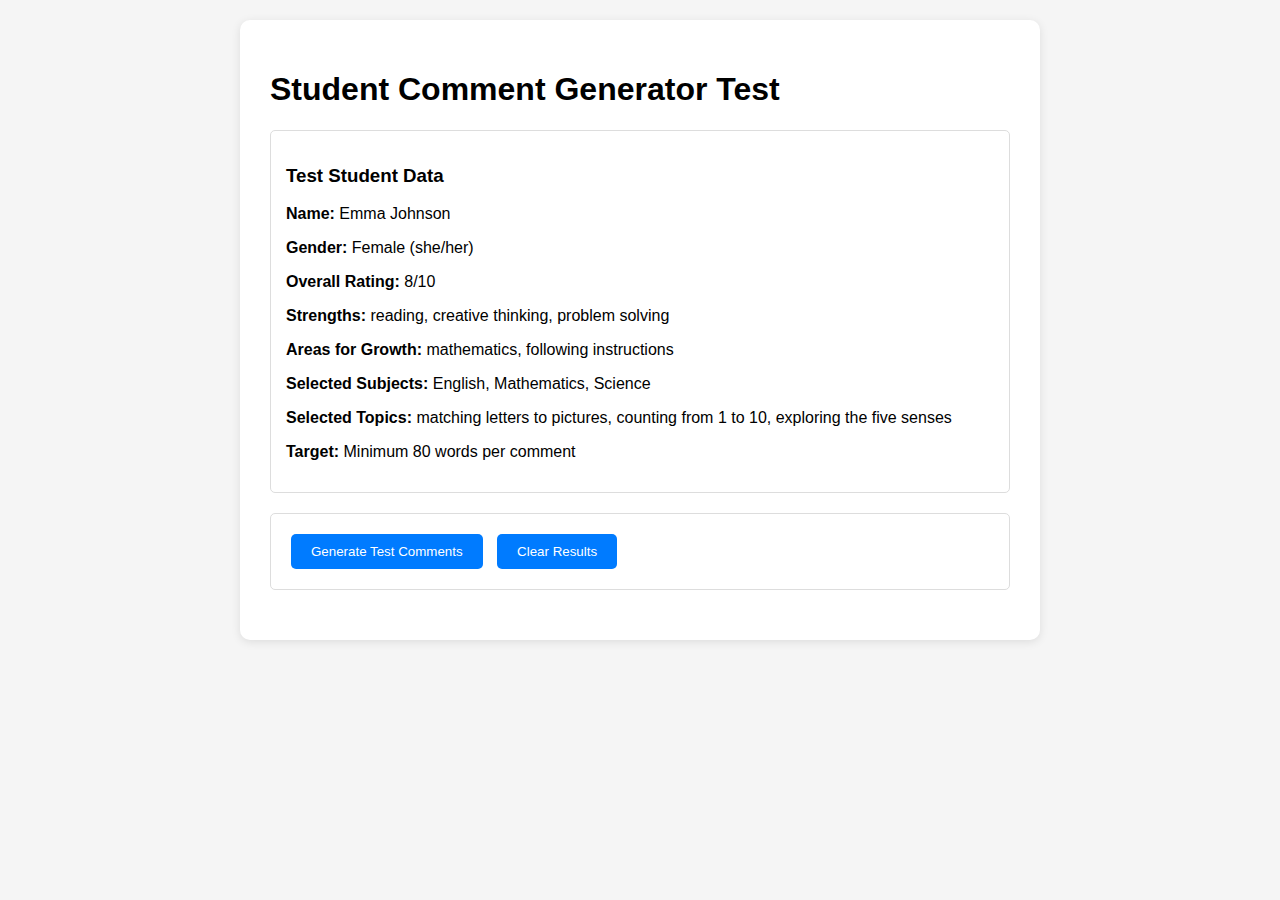
<file: test-comment-generation.html>
<!DOCTYPE html>
<html lang="en">
<head>
    <meta charset="UTF-8">
    <meta name="viewport" content="width=device-width, initial-scale=1.0">
    <title>Comment Generation Test</title>
    <link rel="stylesheet" href="styles/inline-fixes.css">
    <style>
        body {
            font-family: Arial, sans-serif;
            max-width: 800px;
            margin: 0 auto;
            padding: 20px;
            background-color: #f5f5f5;
        }
        .container {
            background: white;
            padding: 30px;
            border-radius: 10px;
            box-shadow: 0 2px 10px rgba(0,0,0,0.1);
        }
        .test-section {
            margin: 20px 0;
            padding: 15px;
            border: 1px solid #ddd;
            border-radius: 5px;
        }
        .comment-output {
            background: #f8f9fa;
            padding: 15px;
            border-radius: 5px;
            margin: 10px 0;
            border-left: 4px solid #007bff;
        }
        button {
            background: #007bff;
            color: white;
            padding: 10px 20px;
            border: none;
            border-radius: 5px;
            cursor: pointer;
            margin: 5px;
        }
        button:hover {
            background: #0056b3;
        }
        .word-count {
            color: #666;
            font-size: 14px;
            margin-top: 5px;
        }
    </style>
</head>
<body>
    <div class="container">
        <h1>Student Comment Generator Test</h1>
        
        <div class="test-section">
            <h3>Test Student Data</h3>
            <p><strong>Name:</strong> Emma Johnson</p>
            <p><strong>Gender:</strong> Female (she/her)</p>
            <p><strong>Overall Rating:</strong> 8/10</p>
            <p><strong>Strengths:</strong> reading, creative thinking, problem solving</p>
            <p><strong>Areas for Growth:</strong> mathematics, following instructions</p>
            <p><strong>Selected Subjects:</strong> English, Mathematics, Science</p>
            <p><strong>Selected Topics:</strong> matching letters to pictures, counting from 1 to 10, exploring the five senses</p>
            <p><strong>Target:</strong> Minimum 80 words per comment</p>
        </div>

        <div class="test-section">
            <button onclick="testCommentGeneration()">Generate Test Comments</button>
            <button onclick="clearResults()">Clear Results</button>
        </div>

        <div id="results" class="display-none">
            <div class="test-section">
                <h3>Generated Comments</h3>
                
                <h4>Male Teacher Style:</h4>
                <div id="comment1" class="comment-output"></div>
                <div id="wordCount1" class="word-count"></div>
                
                <h4>Female Teacher Style:</h4>
                <div id="comment2" class="comment-output"></div>
                <div id="wordCount2" class="word-count"></div>
            </div>
        </div>
    </div>

    <script src="optimized-comment-generator.js"></script>
    <script>
        function testCommentGeneration() {
            // Set up test data
            const testStudentData = {
                studentName: "Emma Johnson",
                gender: "she",
                overallAttributes: "8",
                strengths: "reading, creative thinking, problem solving",
                weaknesses: "mathematics, following instructions"
            };
            
            const testSelectedTopics = [
                "matching letters to pictures",
                "counting from 1 to 10", 
                "exploring the five senses"
            ];
            
            const testSelectedSubjects = [
                "English",
                "Mathematics", 
                "Science"
            ];

            // Store test data in localStorage
            localStorage.setItem('studentData', JSON.stringify(testStudentData));
            localStorage.setItem('selectedSubjects', JSON.stringify(testSelectedTopics));
            localStorage.setItem('selectedSubjectTitles', JSON.stringify(testSelectedSubjects));

            // Generate comments using the optimized generator
            try {
                const generator = new OptimizedCommentGenerator();
                const comments = generator.generateCommentVariations(
                    testStudentData,
                    testSelectedTopics,
                    testSelectedSubjects,
                    2
                );

                // Display results
                document.getElementById('comment1').textContent = comments[0];
                document.getElementById('comment2').textContent = comments[1];
                
                // Show word counts with validation
                const wordCount1 = comments[0].split(' ').length;
                const wordCount2 = comments[1].split(' ').length;
                
                document.getElementById('wordCount1').textContent = `Word count: ${wordCount1} words ${wordCount1 >= 80 ? '✓' : '⚠️ (below 80)'}`;
                document.getElementById('wordCount2').textContent = `Word count: ${wordCount2} words ${wordCount2 >= 80 ? '✓' : '⚠️ (below 80)'}`;
                
                // Show results section
                document.getElementById('results').style.display = 'block';
                
                console.log('Comments generated successfully!');
                console.log('Comment 1:', comments[0]);
                console.log('Comment 2:', comments[1]);
                
            } catch (error) {
                console.error('Error generating comments:', error);
                alert('Error generating comments: ' + error.message);
            }
        }

        function clearResults() {
            document.getElementById('results').style.display = 'none';
            localStorage.clear();
        }

        // Test the specific sentence mentioned in the request
        function testSpecificSentence() {
            const originalSentence = "The student shows excellent potential for continued learning success and demonstrates strong foundational skills for future academic growth";
            
            console.log('Original sentence (updated):');
            console.log(originalSentence);
            
            // Test with student name replacement
            const studentName = "Emma Johnson";
            const personalizedSentence = originalSentence.replace("The student", studentName).replace("further", "her further");
            
            console.log('Personalized sentence:');
            console.log(personalizedSentence);
        }

        // Run the specific sentence test
        testSpecificSentence();
    </script>
</body>
</html>
</file>
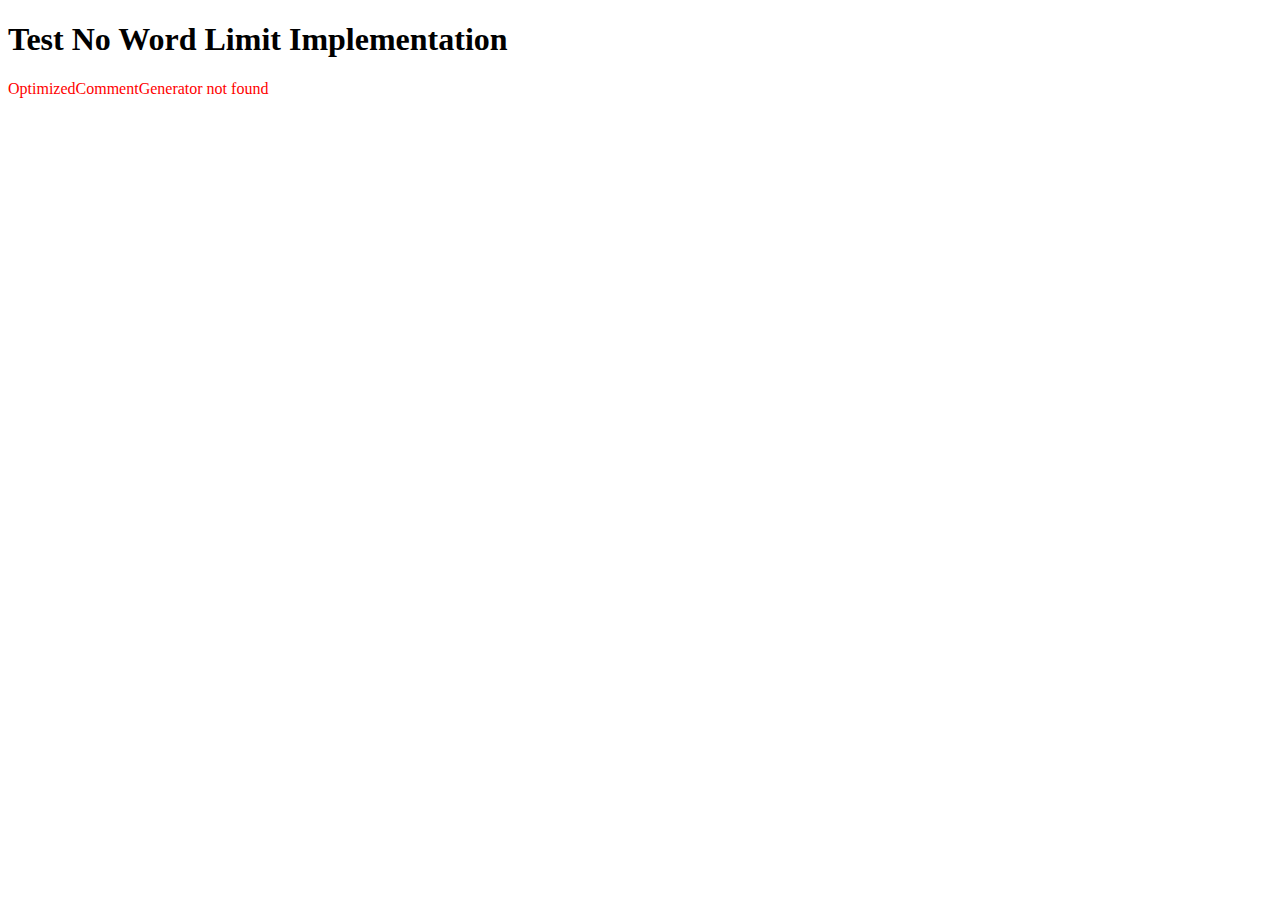
<file: test-no-word-limit.html>
<!DOCTYPE html>
<html lang="en">
<head>
    <meta charset="UTF-8">
    <meta name="viewport" content="width=device-width, initial-scale=1.0">
    <title>Test No Word Limit</title>
</head>
    <title>Test No Word Limit</title>
</head>
<body>
    <h1>Test No Word Limit Implementation</h1>
    <div id="test-results"></div>
    
    <script src="optimized-comment-generator.js"></script>
    <script>
        // Simulate student data with comprehensive information
        const testStudentData = {
            studentName: "Emma Smith",
            gender: "she",
            strengths: "reading comprehension, creative writing, problem solving, mathematics",
            weaknesses: "spelling, handwriting, following multi-step instructions",
            overallAttributes: "8"
        };
        
        // Simulate selected subjects and topics
        const testSubjects = ["English", "Mathematics", "Science", "Art"];
        const testTopics = ["phonics", "addition", "subtraction", "creative expression", "observations"];
        
        // Save test data to localStorage
        localStorage.setItem('studentData', JSON.stringify(testStudentData));
        localStorage.setItem('selectedSubjectTitles', JSON.stringify(testSubjects));
        localStorage.setItem('selectedSubjects', JSON.stringify(testTopics));
        
        // Test the optimized comment generator
        if (window.OptimizedCommentGenerator) {
            const generator = new OptimizedCommentGenerator();
            
            const comment1 = generator.generateOptimizedComment(testStudentData, testTopics, testSubjects, 1);
            const comment2 = generator.generateOptimizedComment(testStudentData, testTopics, testSubjects, 2);
            
            document.getElementById('test-results').innerHTML = `
                <div style="margin-bottom: 20px;">
                    <h3>Male Style Comment (${comment1.split(/\s+/).length} words):</h3>
                    <p style="background: #f0f0f0; padding: 10px; border-radius: 5px;">${comment1}</p>
                </div>
                
                <div style="margin-bottom: 20px;">
                    <h3>Female Style Comment (${comment2.split(/\s+/).length} words):</h3>
                    <p style="background: #f0f0f0; padding: 10px; border-radius: 5px;">${comment2}</p>
                </div>
                
                <div style="background: #d4edda; padding: 10px; border-radius: 5px;">
                    <h3>✓ All User Information Included:</h3>
                    <ul>
                        <li>Student Name: ${testStudentData.studentName}</li>
                        <li>Strengths: ${testStudentData.strengths}</li>
                        <li>Areas for Improvement: ${testStudentData.weaknesses}</li>
                        <li>Subjects: ${testSubjects.join(', ')}</li>
                        <li>Topics: ${testTopics.join(', ')}</li>
                        <li>No word limits applied - full content preserved</li>
                    </ul>
                </div>
            `;
            
            console.log("Test completed successfully!");
            console.log("Comment 1 length:", comment1.split(/\s+/).length, "words");
            console.log("Comment 2 length:", comment2.split(/\s+/).length, "words");
            
        } else {
            document.getElementById('test-results').innerHTML = '<p style="color: red;">OptimizedCommentGenerator not found</p>';
        }
    </script>
</body>
</html>
</file>
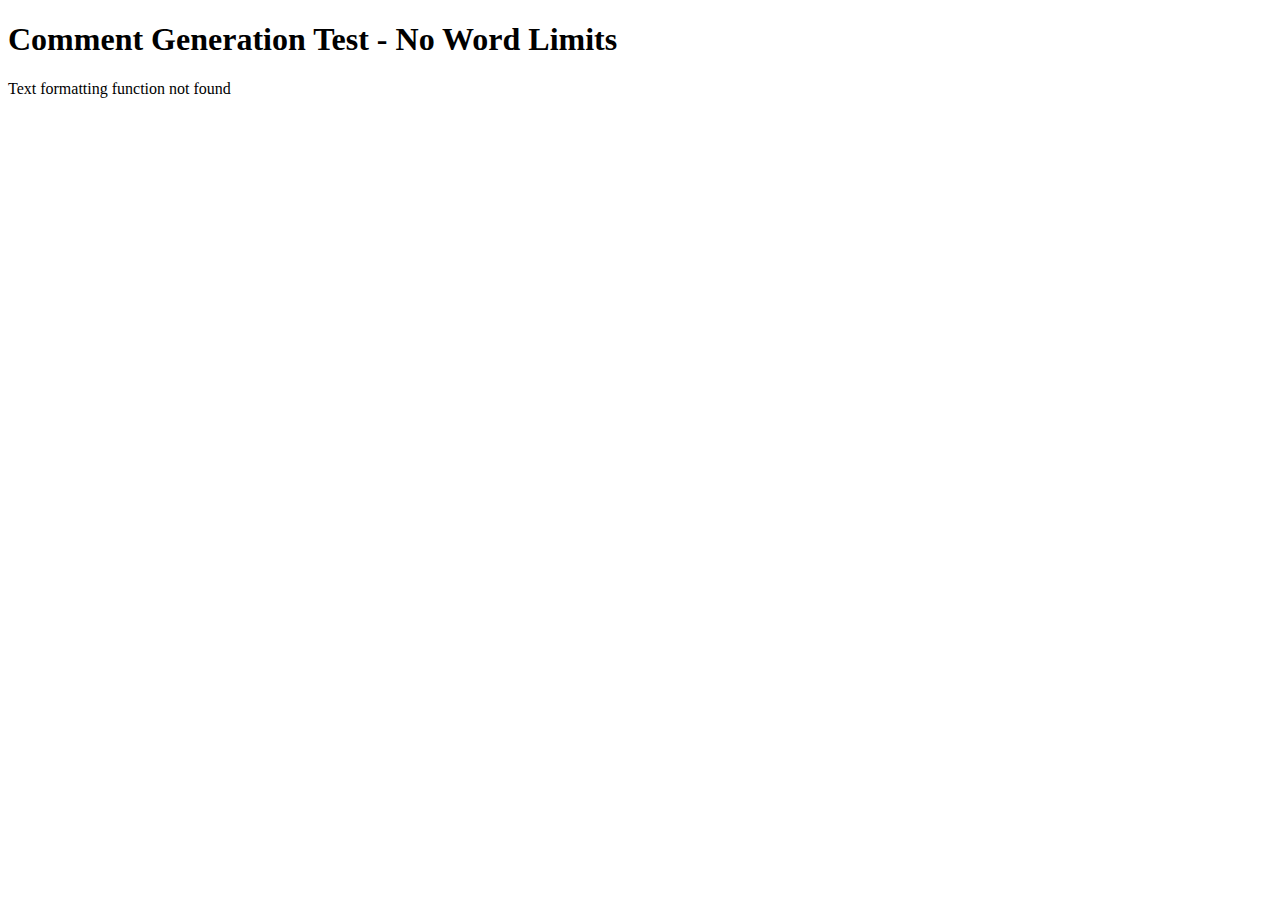
<file: word-count-test.html>
<!DOCTYPE html>
<html lang="en">
<head>
    <meta charset="UTF-8">
    <meta name="viewport" content="width=device-width, initial-scale=1.0">
    <title>Word Count Test</title>
</head>
    <title>Word Count Test</title>
</head>
<body>
    <h1>Comment Generation Test - No Word Limits</h1>
    <div id="test-results"></div>
    
    <script src="optimized-comment-generator.js"></script>
    <script>
        // Test comment formatting (no word limits)
        const testComment = "Emma has demonstrated excellent progress this term across multiple learning areas. She shows strong understanding in English and Mathematics and demonstrates positive classroom behavior. Emma shows excellent potential for continued learning success.";
        
        console.log("Original comment:", testComment);
        console.log("Word count:", testComment.split(' ').length);
        
        // Test with enforceWordLimit (now just formats, doesn't limit)
        if (window.enforceWordLimit) {
            const formatted = window.enforceWordLimit(testComment);
            console.log("Formatted comment:", formatted);
            console.log("Formatted word count:", formatted.split(' ').length);
            
            document.getElementById('test-results').innerHTML = `
                <h3>Original (${testComment.split(' ').length} words):</h3>
                <p>${testComment}</p>
                <h3>Formatted (${formatted.split(' ').length} words):</h3>
                <p>${formatted}</p>
                <p><strong>Status:</strong> ✓ No word limits applied - all content preserved</p>
            `;
        } else {
            document.getElementById('test-results').innerHTML = '<p>Text formatting function not found</p>';
        }
    </script>
</body>
</html>
</file>
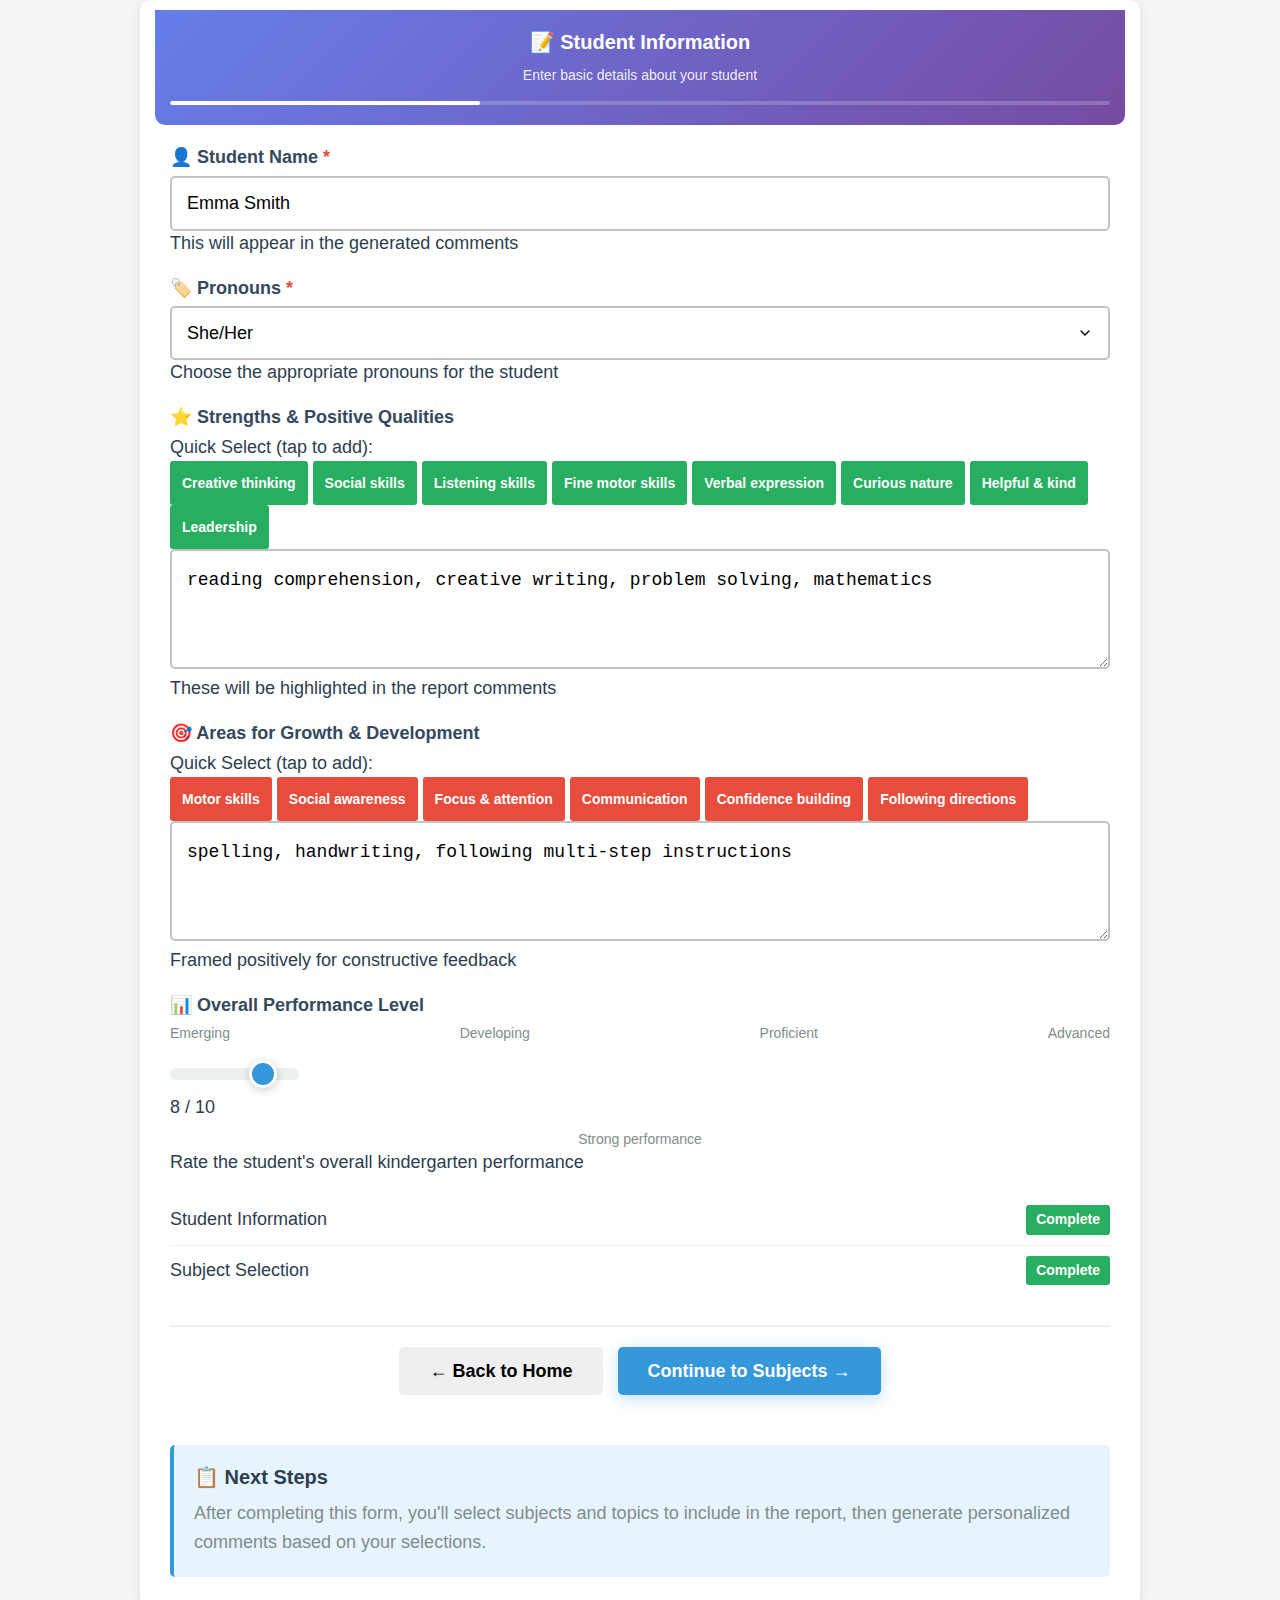
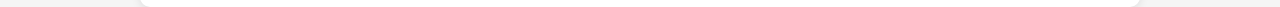
<file: pages/student-info.html>
<!DOCTYPE html>
<html lang="en">
<head>
    <meta charset="UTF-8">
    <meta name="viewport" content="width=device-width, initial-scale=1.0, user-scalable=no, viewport-fit=cover">
    <meta name="description" content="Enter student information for report generation">
    <meta name="theme-color" content="#3498db">
    
    <title>Student Information - Teachers Pet</title>
    
    <!-- CSS -->
    <link rel="stylesheet" href="../assets/css/global.css">
    <link rel="stylesheet" href="../assets/css/mobile.css">
    
    <!-- PWA Manifest -->
    <link rel="manifest" href="../manifest.json">
    
    <!-- Preload critical resources -->
    <link rel="preload" href="../assets/js/mobile.js" as="script">
    
    <!-- Critical CSS for immediate rendering -->
    <style>
        .page-header {
            background: var(--bg-gradient, linear-gradient(135deg, #667eea 0%, #764ba2 100%));
            color: white;
            padding: var(--spacing-lg) var(--spacing-md);
            margin: calc(-1 * var(--spacing-lg)) calc(-1 * var(--spacing-md)) var(--spacing-lg);
            border-radius: 0 0 var(--radius-lg) var(--radius-lg);
            text-align: center;
        }
        
        .page-header h1 {
            margin: 0;
            color: white;
            font-size: var(--font-size-xl);
        }
        
        .page-header p {
            margin: var(--spacing-sm) 0 0 0;
            color: rgba(255,255,255,0.9);
            font-size: var(--font-size-sm);
        }
        
        .progress-bar {
            background: rgba(255,255,255,0.2);
            height: 4px;
            border-radius: 2px;
            margin-top: var(--spacing-md);
            overflow: hidden;
        }
        
        .progress-fill {
            background: white;
            height: 100%;
            width: 33%;
            border-radius: 2px;
            transition: width 0.3s ease;
        }
    </style>
</head>
<body>
    <div class="container">
        <!-- Page Header -->
        <div class="page-header">
            <h1>📝 Student Information</h1>
            <p>Enter basic details about your student</p>
            <div class="progress-bar">
                <div class="progress-fill"></div>
            </div>
        </div>
        
        <!-- Main Form -->
        <form id="studentForm" novalidate>
            <!-- Student Name -->
            <div class="form-group">
                <label for="studentName" class="form-label">
                    <span>👤 Student Name</span>
                    <span style="color: var(--accent-color);">*</span>
                </label>
                <input 
                    type="text" 
                    id="studentName" 
                    name="studentName" 
                    class="form-control" 
                    placeholder="Enter student's full name"
                    required 
                    autocomplete="name"
                    inputmode="text"
                >
                <div class="field-hint">This will appear in the generated comments</div>
            </div>

            <!-- Gender Selection -->
            <div class="form-group">
                <label for="gender" class="form-label">
                    <span>🏷️ Pronouns</span>
                    <span style="color: var(--accent-color);">*</span>
                </label>
                <select id="gender" name="gender" class="form-control" required>
                    <option value="">Select pronouns...</option>
                    <option value="he">He/Him</option>
                    <option value="she">She/Her</option>
                    <option value="they">They/Them</option>
                </select>
                <div class="field-hint">Choose the appropriate pronouns for the student</div>
            </div>

            <!-- Strengths Section -->
            <div class="form-group">
                <label for="strengths" class="form-label">
                    <span>⭐ Strengths & Positive Qualities</span>
                </label>
                
                <!-- Quick Select Options -->
                <div class="quick-select-section">
                    <label class="field-hint" style="font-weight: normal; margin-bottom: var(--spacing-sm);">
                        Quick Select (tap to add):
                    </label>
                    <div class="quick-select-group">
                        <button type="button" class="btn btn-small btn-success quick-select-btn" data-target="strengths" data-value="Creative thinking">
                            Creative thinking
                        </button>
                        <button type="button" class="btn btn-small btn-success quick-select-btn" data-target="strengths" data-value="Strong social skills">
                            Social skills
                        </button>
                        <button type="button" class="btn btn-small btn-success quick-select-btn" data-target="strengths" data-value="Good listening skills">
                            Listening skills
                        </button>
                        <button type="button" class="btn btn-small btn-success quick-select-btn" data-target="strengths" data-value="Excellent fine motor skills">
                            Fine motor skills
                        </button>
                        <button type="button" class="btn btn-small btn-success quick-select-btn" data-target="strengths" data-value="Strong verbal expression">
                            Verbal expression
                        </button>
                        <button type="button" class="btn btn-small btn-success quick-select-btn" data-target="strengths" data-value="Curious and inquisitive">
                            Curious nature
                        </button>
                        <button type="button" class="btn btn-small btn-success quick-select-btn" data-target="strengths" data-value="Helpful and kind">
                            Helpful & kind
                        </button>
                        <button type="button" class="btn btn-small btn-success quick-select-btn" data-target="strengths" data-value="Shows leadership qualities">
                            Leadership
                        </button>
                    </div>
                </div>
                
                <textarea 
                    id="strengths" 
                    name="strengths" 
                    class="form-control" 
                    placeholder="List the student's key strengths and positive qualities..."
                    rows="3"
                ></textarea>
                <div class="field-hint">These will be highlighted in the report comments</div>
            </div>

            <!-- Areas for Improvement -->
            <div class="form-group">
                <label for="weaknesses" class="form-label">
                    <span>🎯 Areas for Growth & Development</span>
                </label>
                
                <!-- Quick Select Options -->
                <div class="quick-select-section">
                    <label class="field-hint" style="font-weight: normal; margin-bottom: var(--spacing-sm);">
                        Quick Select (tap to add):
                    </label>
                    <div class="quick-select-group">
                        <button type="button" class="btn btn-small btn-danger quick-select-btn" data-target="weaknesses" data-value="Developing motor skills">
                            Motor skills
                        </button>
                        <button type="button" class="btn btn-small btn-danger quick-select-btn" data-target="weaknesses" data-value="Building social awareness">
                            Social awareness
                        </button>
                        <button type="button" class="btn btn-small btn-danger quick-select-btn" data-target="weaknesses" data-value="Improving focus and attention">
                            Focus & attention
                        </button>
                        <button type="button" class="btn btn-small btn-danger quick-select-btn" data-target="weaknesses" data-value="Enhancing communication skills">
                            Communication
                        </button>
                        <button type="button" class="btn btn-small btn-danger quick-select-btn" data-target="weaknesses" data-value="Building confidence">
                            Confidence building
                        </button>
                        <button type="button" class="btn btn-small btn-danger quick-select-btn" data-target="weaknesses" data-value="Following instructions">
                            Following directions
                        </button>
                    </div>
                </div>
                
                <textarea 
                    id="weaknesses" 
                    name="weaknesses" 
                    class="form-control" 
                    placeholder="Areas where the student can continue to grow and develop..."
                    rows="3"
                ></textarea>
                <div class="field-hint">Framed positively for constructive feedback</div>
            </div>

            <!-- Overall Attributes Slider -->
            <div class="form-group">
                <label for="overallAttributes" class="form-label">
                    <span>📊 Overall Performance Level</span>
                </label>
                <div class="slider-container">
                    <div class="slider-labels" style="display: flex; justify-content: space-between; font-size: var(--font-size-sm); color: var(--text-secondary); margin-bottom: var(--spacing-sm);">
                        <span>Emerging</span>
                        <span>Developing</span>
                        <span>Proficient</span>
                        <span>Advanced</span>
                    </div>
                    <input 
                        type="range" 
                        id="overallAttributes" 
                        name="overallAttributes" 
                        min="1" 
                        max="10" 
                        value="5" 
                        class="slider mobile-slider"
                        aria-label="Overall performance level from 1 to 10"
                    >
                    <div class="slider-value" id="sliderValue">5 / 10</div>
                    <div class="performance-description" id="performanceDescription" style="text-align: center; font-size: var(--font-size-sm); color: var(--text-secondary); margin-top: var(--spacing-sm);">
                        Developing appropriately
                    </div>
                </div>
                <div class="field-hint">Rate the student's overall kindergarten performance</div>
            </div>
        </form>
        
        <!-- Form Status -->
        <div class="form-status" id="formStatus" style="margin: var(--spacing-lg) 0;">
            <div class="status-item" style="display: flex; align-items: center; justify-content: space-between; padding: var(--spacing-sm) 0;">
                <span>Student Information</span>
                <span class="status-indicator status-pending" id="infoStatus">Incomplete</span>
            </div>
            <div class="status-item" style="display: flex; align-items: center; justify-content: space-between; padding: var(--spacing-sm) 0; border-top: 1px solid var(--bg-accent);">
                <span>Subject Selection</span>
                <span class="status-indicator status-pending" id="subjectsStatus">Pending</span>
            </div>
        </div>
        
        <!-- Navigation -->
        <div class="navigation">
            <button type="button" class="btn" onclick="goBack()" style="margin-right: var(--spacing-sm);">
                ← Back to Home
            </button>
            <button type="button" class="btn btn-primary" id="continueBtn" onclick="goToSubjects()" disabled>
                Continue to Subjects →
            </button>
        </div>

        <!-- Info Section -->
        <div class="info-section">
            <h3>📋 Next Steps</h3>
            <p>After completing this form, you'll select subjects and topics to include in the report, then generate personalized comments based on your selections.</p>
        </div>
    </div>

    <!-- Loading Overlay -->
    <div class="loading-overlay" id="loadingOverlay" style="display: none; position: fixed; top: 0; left: 0; width: 100%; height: 100%; background: rgba(0,0,0,0.5); z-index: 9999; align-items: center; justify-content: center;">
        <div class="mobile-loading">
            <div class="mobile-spinner"></div>
            <p style="color: white; margin-top: var(--spacing-md);">Saving your information...</p>
        </div>
    </div>

    <!-- JavaScript -->
    <script>
        // Form management
        const StudentInfoForm = {
            form: null,
            continueBtn: null,
            
            init() {
                this.form = document.getElementById('studentForm');
                this.continueBtn = document.getElementById('continueBtn');
                
                this.setupFormElements();
                this.loadSavedData();
                this.setupEventListeners();
                this.setupQuickSelect();
                this.setupSlider();
                this.validateForm();
            },
            
            setupFormElements() {
                // Add mobile-friendly attributes
                const inputs = this.form.querySelectorAll('input, textarea, select');
                inputs.forEach(input => {
                    input.classList.add('touch-friendly');
                    
                    // Prevent zoom on iOS
                    if (/iPad|iPhone|iPod/.test(navigator.userAgent)) {
                        if (input.type !== 'range') {
                            input.style.fontSize = '16px';
                        }
                    }
                });
            },
            
            setupEventListeners() {
                // Auto-save on input
                this.form.addEventListener('input', () => {
                    this.saveFormData();
                    this.validateForm();
                });
                
                this.form.addEventListener('change', () => {
                    this.saveFormData();
                    this.validateForm();
                });
                
                // Form submission prevention
                this.form.addEventListener('submit', (e) => {
                    e.preventDefault();
                    this.goToSubjects();
                });
            },
            
            setupQuickSelect() {
                document.querySelectorAll('.quick-select-btn').forEach(btn => {
                    btn.addEventListener('click', () => {
                        const target = btn.dataset.target;
                        const value = btn.dataset.value;
                        this.addToField(target, value);
                        
                        // Visual feedback
                        btn.style.transform = 'scale(0.95)';
                        setTimeout(() => {
                            btn.style.transform = 'scale(1)';
                        }, 150);
                    });
                });
            },
            
            setupSlider() {
                const slider = document.getElementById('overallAttributes');
                const valueDisplay = document.getElementById('sliderValue');
                const descriptionDisplay = document.getElementById('performanceDescription');
                
                const descriptions = {
                    1: 'Needs significant support',
                    2: 'Emerging skills',
                    3: 'Beginning to develop',
                    4: 'Developing with support',
                    5: 'Developing appropriately',
                    6: 'Making good progress',
                    7: 'Performing well',
                    8: 'Strong performance',
                    9: 'Excellent achievement',
                    10: 'Outstanding performance'
                };
                
                const updateSlider = () => {
                    const value = slider.value;
                    valueDisplay.textContent = `${value} / 10`;
                    descriptionDisplay.textContent = descriptions[value] || 'Developing appropriately';
                };
                
                slider.addEventListener('input', updateSlider);
                updateSlider(); // Initial update
            },
            
            addToField(fieldId, value) {
                const field = document.getElementById(fieldId);
                const currentValue = field.value.trim();
                
                // Check if value already exists
                if (currentValue.toLowerCase().includes(value.toLowerCase())) {
                    return;
                }
                
                // Add value with appropriate formatting
                if (currentValue === '') {
                    field.value = value;
                } else {
                    field.value = currentValue + ', ' + value;
                }
                
                // Trigger save and validation
                this.saveFormData();
                this.validateForm();
                
                // Scroll to field on mobile
                if (window.innerWidth <= 768) {
                    setTimeout(() => {
                        field.scrollIntoView({ behavior: 'smooth', block: 'center' });
                    }, 100);
                }
            },
            
            validateForm() {
                const name = document.getElementById('studentName').value.trim();
                const gender = document.getElementById('gender').value;
                
                const isValid = name && gender;
                
                // Update continue button
                this.continueBtn.disabled = !isValid;
                this.continueBtn.style.opacity = isValid ? '1' : '0.6';
                
                // Update status indicator
                const infoStatus = document.getElementById('infoStatus');
                if (isValid) {
                    infoStatus.textContent = 'Complete';
                    infoStatus.className = 'status-indicator status-complete';
                } else {
                    infoStatus.textContent = 'Incomplete';
                    infoStatus.className = 'status-indicator status-pending';
                }
                
                return isValid;
            },
            
            saveFormData() {
                const formData = {
                    studentName: document.getElementById('studentName').value,
                    gender: document.getElementById('gender').value,
                    strengths: document.getElementById('strengths').value,
                    weaknesses: document.getElementById('weaknesses').value,
                    overallAttributes: document.getElementById('overallAttributes').value,
                    timestamp: Date.now()
                };
                
                try {
                    localStorage.setItem('studentData', JSON.stringify(formData));
                    
                    // Update progress in subject status if returning from subjects page
                    this.checkSubjectsStatus();
                } catch (error) {
                    console.error('Failed to save form data:', error);
                    this.showError('Failed to save your information. Please try again.');
                }
            },
            
            loadSavedData() {
                try {
                    const saved = localStorage.getItem('studentData');
                    if (saved) {
                        const data = JSON.parse(saved);
                        
                        document.getElementById('studentName').value = data.studentName || '';
                        document.getElementById('gender').value = data.gender || '';
                        document.getElementById('strengths').value = data.strengths || '';
                        document.getElementById('weaknesses').value = data.weaknesses || '';
                        document.getElementById('overallAttributes').value = data.overallAttributes || '5';
                        
                        // Update slider display
                        const event = new Event('input');
                        document.getElementById('overallAttributes').dispatchEvent(event);
                    }
                } catch (error) {
                    console.error('Failed to load saved data:', error);
                }
                
                this.checkSubjectsStatus();
            },
            
            checkSubjectsStatus() {
                try {
                    const subjects = localStorage.getItem('selectedSubjects');
                    const subjectTitles = localStorage.getItem('selectedSubjectTitles');
                    const subjectsStatus = document.getElementById('subjectsStatus');
                    
                    const hasSubjects = (subjects && JSON.parse(subjects).length > 0) || 
                                      (subjectTitles && JSON.parse(subjectTitles).length > 0);
                    
                    if (hasSubjects) {
                        subjectsStatus.textContent = 'Complete';
                        subjectsStatus.className = 'status-indicator status-complete';
                    } else {
                        subjectsStatus.textContent = 'Pending';
                        subjectsStatus.className = 'status-indicator status-pending';
                    }
                } catch (error) {
                    // Ignore errors for now
                }
            },
            
            showError(message) {
                // Create or update error message
                let errorDiv = document.getElementById('errorMessage');
                if (!errorDiv) {
                    errorDiv = document.createElement('div');
                    errorDiv.id = 'errorMessage';
                    errorDiv.className = 'mobile-error';
                    errorDiv.style.margin = 'var(--spacing-lg) 0';
                    this.form.insertBefore(errorDiv, this.form.firstChild);
                }
                
                errorDiv.textContent = message;
                errorDiv.scrollIntoView({ behavior: 'smooth', block: 'nearest' });
                
                // Auto-hide after 5 seconds
                setTimeout(() => {
                    if (errorDiv.parentNode) {
                        errorDiv.remove();
                    }
                }, 5000);
            },
            
            showLoading(show = true) {
                const overlay = document.getElementById('loadingOverlay');
                overlay.style.display = show ? 'flex' : 'none';
            }
        };

        // Navigation functions
        function goBack() {
            StudentInfoForm.showLoading();
            setTimeout(() => {
                window.location.href = '../index.html';
            }, 500);
        }

        function goToSubjects() {
            if (!StudentInfoForm.validateForm()) {
                StudentInfoForm.showError('Please complete the required fields (Student Name and Pronouns) before continuing.');
                return;
            }
            
            StudentInfoForm.saveFormData();
            StudentInfoForm.showLoading();
            
            // Add to recent reports
            const studentName = document.getElementById('studentName').value;
            if (studentName) {
                try {
                    const recent = JSON.parse(localStorage.getItem('recentReports') || '[]');
                    const newReport = {
                        studentName,
                        date: Date.now()
                    };
                    
                    // Remove duplicates and add new report
                    const filtered = recent.filter(r => r.studentName !== studentName);
                    filtered.unshift(newReport);
                    
                    // Keep only last 10
                    localStorage.setItem('recentReports', JSON.stringify(filtered.slice(0, 10)));
                } catch (error) {
                    console.error('Failed to update recent reports:', error);
                }
            }
            
            setTimeout(() => {
                window.location.href = 'subjects.html';
            }, 500);
        }

        // Initialize when DOM is ready
        if (document.readyState === 'loading') {
            document.addEventListener('DOMContentLoaded', () => {
                StudentInfoForm.init();
            });
        } else {
            StudentInfoForm.init();
        }

        // Handle back button
        window.addEventListener('popstate', () => {
            goBack();
        });
        
        // Auto-focus first empty required field on mobile
        window.addEventListener('load', () => {
            if (window.innerWidth <= 768) {
                const firstEmpty = document.querySelector('input[required]:invalid, select[required]:invalid');
                if (firstEmpty) {
                    setTimeout(() => {
                        firstEmpty.focus();
                    }, 1000);
                }
            }
        });
    </script>
    
    <!-- Load mobile features -->
    <script src="../assets/js/mobile.js" defer></script>
</body>
</html>
</file>
<file: styles/inline-fixes.css>
/* CSS classes to replace inline styles */
.text-center {
    text-align: center;
}

.color-primary {
    color: #2c3e50;
}

.color-secondary {
    color: #7f8c8d;
}

.color-white {
    color: white;
}

.font-weight-normal {
    font-weight: normal;
}

.font-weight-600 {
    font-weight: 600;
}

.font-size-14 {
    font-size: 14px;
}

.margin-0 {
    margin: 0;
}

.margin-top-30 {
    margin-top: 30px;
}

.margin-bottom-30 {
    margin-bottom: 30px;
}

.margin-bottom-25 {
    margin-bottom: 25px;
}

.padding-15 {
    padding: 15px;
}

.display-none {
    display: none;
}

.display-block {
    display: block;
}

.float-right {
    float: right;
}

.border-top {
    border-top: 1px solid #e0e6ed;
}

.border-top-2 {
    border-top: 2px solid #e0e6ed;
}

.font-family-segoe {
    font-family: 'Segoe UI', sans-serif;
}

.background-light {
    background: #f8f9fa;
}

.border-1 {
    border: 1px solid #e0e6ed;
}

.border-radius-8 {
    border-radius: 8px;
}

.min-height-80 {
    min-height: 80px;
}

/* Additional layout classes */
.grid-2fr-1fr {
    display: grid;
    grid-template-columns: 2fr 1fr;
    gap: 20px;
    margin-bottom: 25px;
}

.grid-1fr-1fr {
    display: grid;
    grid-template-columns: 1fr 1fr;
    gap: 20px;
    margin-bottom: 25px;
}

.margin-bottom-0 {
    margin-bottom: 0;
}

.margin-bottom-8 {
    margin-bottom: 8px;
}

.flex-gap-8 {
    display: flex;
    gap: 8px;
    flex-wrap: wrap;
    margin-bottom: 8px;
}
</file>
<file: assets/css/global.css>
/* Global CSS - Mobile-First Responsive Design */
/* Kindergarten Report Generator */

/* CSS Custom Properties (Variables) */
:root {
  /* Colors */
  --primary-color: #3498db;
  --primary-dark: #2980b9;
  --secondary-color: #27ae60;
  --secondary-dark: #229954;
  --accent-color: #e74c3c;
  --accent-dark: #c0392b;
  --warning-color: #f39c12;
  
  --text-primary: #2c3e50;
  --text-secondary: #7f8c8d;
  --text-light: #34495e;
  
  --bg-primary: #ffffff;
  --bg-secondary: #f5f5f5;
  --bg-accent: #ecf0f1;
  --bg-info: #e8f4fd;
  --bg-gradient: linear-gradient(135deg, #667eea 0%, #764ba2 100%);
  
  --border-color: #bdc3c7;
  --border-focus: #3498db;
  
  /* Spacing */
  --spacing-xs: 5px;
  --spacing-sm: 10px;
  --spacing-md: 15px;
  --spacing-lg: 20px;
  --spacing-xl: 30px;
  --spacing-xxl: 40px;
  
  /* Typography */
  --font-family: 'Arial', 'Helvetica', sans-serif;
  --font-size-base: 16px;
  --font-size-sm: 14px;
  --font-size-lg: 18px;
  --font-size-xl: 20px;
  --font-size-xxl: 24px;
  --font-size-xxxl: 32px;
  
  --line-height-base: 1.4;
  --line-height-relaxed: 1.6;
  
  /* Shadows */
  --shadow-sm: 0 2px 10px rgba(0,0,0,0.1);
  --shadow-md: 0 4px 15px rgba(52, 152, 219, 0.3);
  --shadow-lg: 0 6px 20px rgba(52, 152, 219, 0.4);
  --shadow-xl: 0 10px 30px rgba(0,0,0,0.2);
  
  /* Border radius */
  --radius-sm: 3px;
  --radius-md: 5px;
  --radius-lg: 10px;
  --radius-xl: 15px;
  --radius-round: 25px;
  --radius-circle: 50%;
  
  /* Transitions */
  --transition-fast: 0.2s ease;
  --transition-normal: 0.3s ease;
  --transition-slow: 0.5s ease;
  
  /* Touch targets (minimum 44px for accessibility) */
  --touch-target-min: 44px;
}

/* Reset and Base Styles */
* {
  box-sizing: border-box;
  margin: 0;
  padding: 0;
}

*::before,
*::after {
  box-sizing: border-box;
}

html {
  font-size: var(--font-size-base);
  line-height: var(--line-height-base);
  -webkit-text-size-adjust: 100%;
  -webkit-tap-highlight-color: transparent;
}

body {
  font-family: var(--font-family);
  color: var(--text-primary);
  background-color: var(--bg-secondary);
  min-height: 100vh;
  -webkit-font-smoothing: antialiased;
  -moz-osx-font-smoothing: grayscale;
}

/* Typography */
h1, h2, h3, h4, h5, h6 {
  margin-bottom: var(--spacing-md);
  font-weight: bold;
  line-height: 1.2;
}

h1 {
  font-size: var(--font-size-xxxl);
  color: var(--text-primary);
}

h2 {
  font-size: var(--font-size-xxl);
  color: var(--text-primary);
}

h3 {
  font-size: var(--font-size-xl);
  color: var(--text-primary);
}

p {
  margin-bottom: var(--spacing-md);
  line-height: var(--line-height-relaxed);
}

/* Links */
a {
  color: var(--primary-color);
  text-decoration: none;
  transition: color var(--transition-fast);
}

a:hover,
a:focus {
  color: var(--primary-dark);
  text-decoration: underline;
}

/* Buttons */
.btn {
  display: inline-block;
  padding: var(--spacing-md) var(--spacing-xl);
  font-size: var(--font-size-base);
  font-weight: bold;
  text-align: center;
  text-decoration: none;
  border: none;
  border-radius: var(--radius-md);
  cursor: pointer;
  transition: all var(--transition-normal);
  min-height: var(--touch-target-min);
  min-width: var(--touch-target-min);
  line-height: 1;
  user-select: none;
  -webkit-user-select: none;
  position: relative;
  overflow: hidden;
}

.btn:disabled {
  opacity: 0.6;
  cursor: not-allowed;
  pointer-events: none;
}

/* Button Variants */
.btn-primary {
  background-color: var(--primary-color);
  color: white;
  box-shadow: var(--shadow-md);
}

.btn-primary:hover:not(:disabled) {
  background-color: var(--primary-dark);
  transform: translateY(-2px);
  box-shadow: var(--shadow-lg);
}

.btn-success {
  background-color: var(--secondary-color);
  color: white;
}

.btn-success:hover:not(:disabled) {
  background-color: var(--secondary-dark);
}

.btn-danger {
  background-color: var(--accent-color);
  color: white;
}

.btn-danger:hover:not(:disabled) {
  background-color: var(--accent-dark);
}

.btn-large {
  padding: var(--spacing-lg) var(--spacing-xxl);
  font-size: var(--font-size-lg);
  border-radius: var(--radius-round);
}

.btn-small {
  padding: 6px 12px;
  font-size: var(--font-size-sm);
  border-radius: var(--radius-sm);
}

/* Form Elements */
.form-group {
  margin-bottom: var(--spacing-lg);
}

.form-label {
  display: block;
  margin-bottom: var(--spacing-xs);
  font-weight: bold;
  color: var(--text-light);
  font-size: var(--font-size-base);
}

.form-control {
  width: 100%;
  padding: var(--spacing-md);
  font-size: var(--font-size-base);
  border: 2px solid var(--border-color);
  border-radius: var(--radius-md);
  background-color: var(--bg-primary);
  transition: border-color var(--transition-fast);
  min-height: var(--touch-target-min);
}

.form-control:focus {
  outline: none;
  border-color: var(--border-focus);
  box-shadow: 0 0 0 3px rgba(52, 152, 219, 0.1);
}

.form-control:invalid {
  border-color: var(--accent-color);
}

textarea.form-control {
  resize: vertical;
  min-height: 80px;
  line-height: var(--line-height-relaxed);
}

select.form-control {
  appearance: none;
  background-image: url("data:image/svg+xml;charset=UTF-8,%3csvg xmlns='http://www.w3.org/2000/svg' viewBox='0 0 24 24' fill='none' stroke='currentColor' stroke-width='2' stroke-linecap='round' stroke-linejoin='round'%3e%3cpolyline points='6,9 12,15 18,9'%3e%3c/polyline%3e%3c/svg%3e");
  background-repeat: no-repeat;
  background-position: right var(--spacing-md) center;
  background-size: 16px;
  padding-right: var(--spacing-xxl);
}

/* Container */
.container {
  max-width: 100%;
  margin: 0 auto;
  padding: var(--spacing-lg);
  background: var(--bg-primary);
  border-radius: var(--radius-lg);
  box-shadow: var(--shadow-sm);
}

/* Layout */
.main-container {
  background: var(--bg-primary);
  padding: var(--spacing-xxl);
  border-radius: var(--radius-xl);
  box-shadow: var(--shadow-xl);
  text-align: center;
  width: 100%;
  max-width: 400px;
  margin: 0 auto;
}

.navigation {
  text-align: center;
  margin: var(--spacing-xl) 0;
  padding: var(--spacing-lg) 0;
  border-top: 2px solid var(--bg-accent);
}

/* Status Indicators */
.status-indicator {
  padding: var(--spacing-xs) var(--spacing-sm);
  border-radius: var(--radius-sm);
  font-size: var(--font-size-sm);
  margin-left: var(--spacing-sm);
  font-weight: bold;
}

.status-pending {
  background-color: var(--warning-color);
  color: white;
}

.status-complete {
  background-color: var(--secondary-color);
  color: white;
}

/* Info Sections */
.info-section {
  background: var(--bg-info);
  padding: var(--spacing-lg);
  border-radius: var(--radius-md);
  margin-top: var(--spacing-lg);
  border-left: 4px solid var(--primary-color);
}

.info-section h3 {
  color: var(--text-primary);
  margin-top: 0;
  margin-bottom: var(--spacing-sm);
}

.info-section p {
  color: var(--text-secondary);
  margin-bottom: 0;
}

/* Selection Summary */
.selection-summary {
  background: var(--bg-info);
  padding: var(--spacing-md);
  border-radius: var(--radius-md);
  margin: var(--spacing-lg) 0;
  border-left: 4px solid var(--primary-color);
}

/* Utilities */
.hidden {
  display: none !important;
}

.text-center {
  text-align: center;
}

.text-left {
  text-align: left;
}

.text-right {
  text-align: right;
}

.mb-0 { margin-bottom: 0; }
.mb-1 { margin-bottom: var(--spacing-xs); }
.mb-2 { margin-bottom: var(--spacing-sm); }
.mb-3 { margin-bottom: var(--spacing-md); }
.mb-4 { margin-bottom: var(--spacing-lg); }
.mb-5 { margin-bottom: var(--spacing-xl); }

.mt-0 { margin-top: 0; }
.mt-1 { margin-top: var(--spacing-xs); }
.mt-2 { margin-top: var(--spacing-sm); }
.mt-3 { margin-top: var(--spacing-md); }
.mt-4 { margin-top: var(--spacing-lg); }
.mt-5 { margin-top: var(--spacing-xl); }

.p-0 { padding: 0; }
.p-1 { padding: var(--spacing-xs); }
.p-2 { padding: var(--spacing-sm); }
.p-3 { padding: var(--spacing-md); }
.p-4 { padding: var(--spacing-lg); }
.p-5 { padding: var(--spacing-xl); }

/* Responsive Typography */
@media (min-width: 768px) {
  :root {
    --font-size-base: 18px;
    --font-size-xxxl: 40px;
  }
  
  .container {
    max-width: 800px;
    padding: var(--spacing-xl);
  }
}

@media (min-width: 1024px) {
  .container {
    max-width: 900px;
  }
  
  .main-container {
    max-width: 500px;
  }
}

@media (min-width: 1200px) {
  .container {
    max-width: 1000px;
  }
}
</file>
<file: assets/css/mobile.css>
/* Mobile-Specific CSS */
/* Enhanced mobile experience and touch optimizations */

/* Mobile-first responsive utilities */
@media (max-width: 767px) {
  
  /* Enhanced touch targets for mobile */
  .btn,
  button,
  input[type="button"],
  input[type="submit"] {
    min-height: 48px;
    min-width: 48px;
    padding: var(--spacing-md) var(--spacing-lg);
    font-size: var(--font-size-lg);
  }
  
  /* Mobile form optimizations */
  .form-control {
    min-height: 48px;
    padding: var(--spacing-md);
    font-size: 16px; /* Prevents zoom on iOS */
    border-radius: var(--radius-lg);
  }
  
  /* Mobile container adjustments */
  .container {
    margin: var(--spacing-sm);
    padding: var(--spacing-md);
    border-radius: var(--radius-md);
  }
  
  .main-container {
    padding: var(--spacing-lg);
    margin: var(--spacing-sm);
    max-width: none;
  }
  
  /* Mobile typography */
  h1 {
    font-size: var(--font-size-xxl);
    line-height: 1.2;
  }
  
  h2 {
    font-size: var(--font-size-xl);
  }
  
  /* Mobile navigation */
  .navigation {
    position: sticky;
    bottom: 0;
    background: var(--bg-primary);
    border-top: 2px solid var(--bg-accent);
    border-radius: var(--radius-lg) var(--radius-lg) 0 0;
    box-shadow: 0 -2px 10px rgba(0,0,0,0.1);
    margin: var(--spacing-lg) calc(-1 * var(--spacing-md)) calc(-1 * var(--spacing-md));
    padding: var(--spacing-lg) var(--spacing-md);
  }
  
  /* Mobile form groups */
  .form-group {
    margin-bottom: var(--spacing-xl);
  }
  
  /* Mobile quick select buttons */
  .quick-select-group {
    display: flex;
    flex-wrap: wrap;
    gap: var(--spacing-sm);
    margin-bottom: var(--spacing-md);
  }
  
  .quick-select-btn {
    flex: 1 1 auto;
    min-width: 120px;
    font-size: var(--font-size-sm);
    padding: var(--spacing-sm) var(--spacing-md);
    border-radius: var(--radius-round);
  }
}

/* Touch and gesture enhancements */
.touch-friendly {
  cursor: pointer;
  user-select: none;
  -webkit-user-select: none;
  -webkit-tap-highlight-color: rgba(0,0,0,0.1);
  position: relative;
}

.touch-friendly::after {
  content: '';
  position: absolute;
  top: 0;
  left: 0;
  right: 0;
  bottom: 0;
  background: rgba(52, 152, 219, 0.1);
  border-radius: inherit;
  opacity: 0;
  transition: opacity 0.1s ease;
  pointer-events: none;
}

.touch-friendly:active::after {
  opacity: 1;
}

/* Mobile slider improvements */
.mobile-slider {
  height: 12px;
  border-radius: 6px;
  background: var(--bg-accent);
  outline: none;
  -webkit-appearance: none;
  margin: var(--spacing-md) 0;
}

.mobile-slider::-webkit-slider-thumb {
  -webkit-appearance: none;
  appearance: none;
  width: 28px;
  height: 28px;
  border-radius: 50%;
  background: var(--primary-color);
  cursor: pointer;
  border: 3px solid white;
  box-shadow: 0 2px 8px rgba(0,0,0,0.2);
}

.mobile-slider::-moz-range-thumb {
  width: 28px;
  height: 28px;
  border-radius: 50%;
  background: var(--primary-color);
  cursor: pointer;
  border: 3px solid white;
  box-shadow: 0 2px 8px rgba(0,0,0,0.2);
}

/* Mobile checkbox and radio improvements */
.mobile-checkbox,
.mobile-radio {
  transform: scale(1.5);
  margin-right: var(--spacing-md);
  margin-top: 2px;
}

/* Mobile subject sections */
.mobile-subject-section {
  margin-bottom: var(--spacing-xl);
  border: 2px solid var(--bg-accent);
  border-radius: var(--radius-lg);
  padding: var(--spacing-lg);
  background: var(--bg-primary);
}

.mobile-subject-title {
  display: flex;
  align-items: center;
  gap: var(--spacing-md);
  font-size: var(--font-size-lg);
  font-weight: bold;
  color: var(--primary-color);
  margin-bottom: var(--spacing-lg);
  padding-bottom: var(--spacing-md);
  border-bottom: 2px solid var(--primary-color);
}

.mobile-topic-item {
  display: flex;
  align-items: flex-start;
  margin: var(--spacing-md) 0;
  padding: var(--spacing-md);
  border-radius: var(--radius-md);
  transition: background-color var(--transition-fast);
  min-height: 60px;
}

.mobile-topic-item:active {
  background-color: var(--bg-accent);
}

.mobile-topic-text {
  flex: 1;
  line-height: var(--line-height-relaxed);
  font-size: var(--font-size-base);
  margin-left: var(--spacing-md);
}

/* Mobile comment sections */
.mobile-comment-option {
  margin: var(--spacing-lg) 0;
  padding: var(--spacing-lg);
  border: 2px solid var(--border-color);
  border-radius: var(--radius-lg);
  background: var(--bg-primary);
  cursor: pointer;
  transition: all var(--transition-normal);
}

.mobile-comment-option:active {
  background: var(--bg-accent);
  transform: translateY(1px);
}

.mobile-comment-option.selected {
  border-color: var(--primary-color);
  background: var(--bg-info);
  box-shadow: 0 0 0 3px rgba(52, 152, 219, 0.1);
}

.mobile-comment-box {
  background: var(--bg-accent);
  padding: var(--spacing-lg);
  border-radius: var(--radius-md);
  margin: var(--spacing-md) 0;
  min-height: 120px;
  line-height: var(--line-height-relaxed);
  font-size: var(--font-size-base);
}

/* Mobile loading states */
.mobile-loading {
  display: flex;
  flex-direction: column;
  align-items: center;
  justify-content: center;
  padding: var(--spacing-xxl);
  text-align: center;
}

.mobile-spinner {
  width: 40px;
  height: 40px;
  border: 4px solid var(--bg-accent);
  border-top: 4px solid var(--primary-color);
  border-radius: 50%;
  animation: spin 1s linear infinite;
  margin-bottom: var(--spacing-lg);
}

@keyframes spin {
  0% { transform: rotate(0deg); }
  100% { transform: rotate(360deg); }
}

/* Mobile error states */
.mobile-error {
  background: rgba(231, 76, 60, 0.1);
  border: 2px solid var(--accent-color);
  color: var(--accent-color);
  padding: var(--spacing-lg);
  border-radius: var(--radius-lg);
  margin: var(--spacing-lg) 0;
  text-align: center;
}

/* Mobile success states */
.mobile-success {
  background: rgba(39, 174, 96, 0.1);
  border: 2px solid var(--secondary-color);
  color: var(--secondary-color);
  padding: var(--spacing-lg);
  border-radius: var(--radius-lg);
  margin: var(--spacing-lg) 0;
  text-align: center;
}

/* Mobile accessibility improvements */
@media (prefers-reduced-motion: reduce) {
  * {
    animation-duration: 0.01ms !important;
    animation-iteration-count: 1 !important;
    transition-duration: 0.01ms !important;
  }
}

/* Dark mode support for mobile */
@media (prefers-color-scheme: dark) {
  :root {
    --bg-primary: #2c3e50;
    --bg-secondary: #34495e;
    --bg-accent: #3c4f66;
    --text-primary: #ecf0f1;
    --text-secondary: #bdc3c7;
    --border-color: #5a6c7d;
  }
}

/* Landscape orientation adjustments */
@media (orientation: landscape) and (max-height: 600px) {
  .container {
    padding: var(--spacing-sm);
  }
  
  .main-container {
    padding: var(--spacing-md);
  }
  
  h1 {
    font-size: var(--font-size-xl);
    margin-bottom: var(--spacing-sm);
  }
  
  .form-group {
    margin-bottom: var(--spacing-md);
  }
  
  .navigation {
    position: static;
    margin: var(--spacing-md) 0;
    border-radius: var(--radius-md);
  }
}

/* High DPI screen optimizations */
@media (-webkit-min-device-pixel-ratio: 2), (min-resolution: 192dpi) {
  .btn {
    border: 0.5px solid transparent;
  }
  
  .form-control {
    border-width: 1px;
  }
}

/* Tablet specific adjustments */
@media (min-width: 768px) and (max-width: 1023px) {
  .container {
    max-width: 700px;
    margin: var(--spacing-lg) auto;
  }
  
  .mobile-subject-section {
    display: grid;
    gap: var(--spacing-lg);
  }
  
  .quick-select-group {
    display: grid;
    grid-template-columns: repeat(auto-fit, minmax(200px, 1fr));
    gap: var(--spacing-md);
  }
}
</file>
